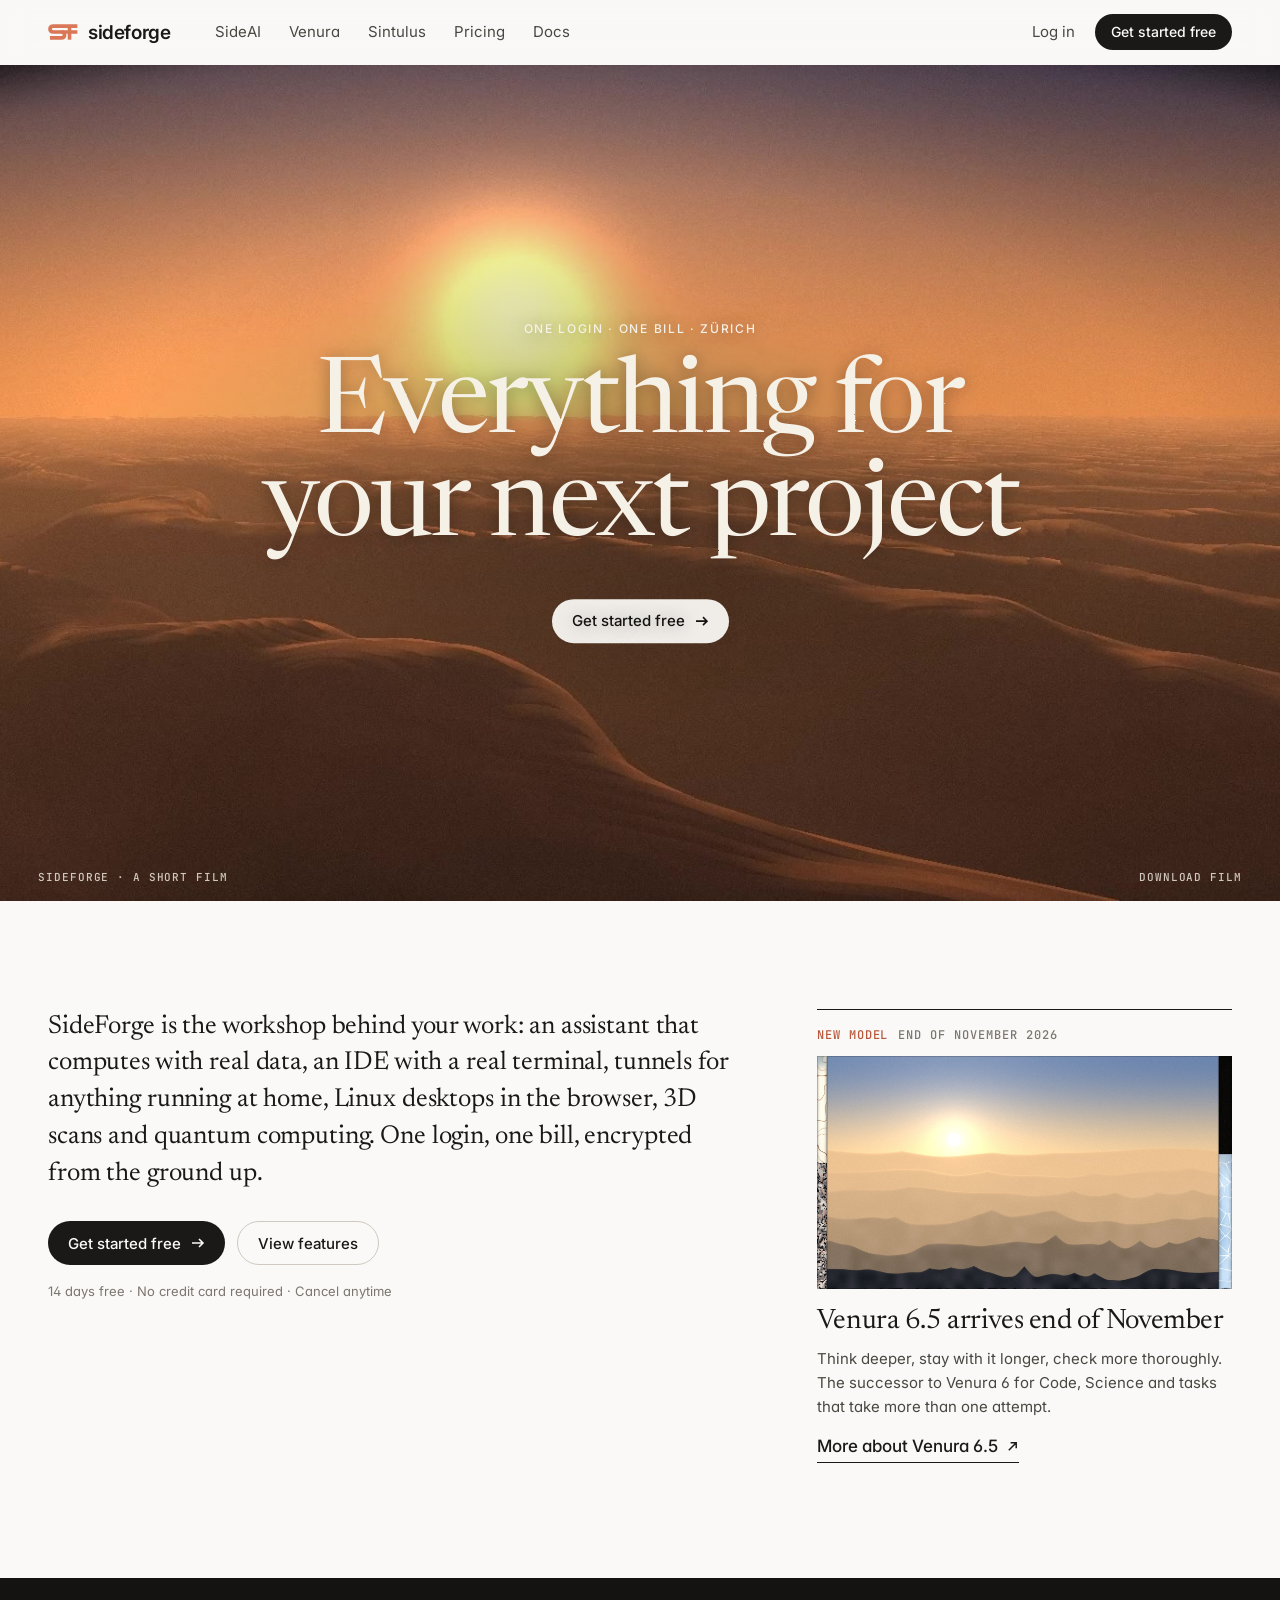
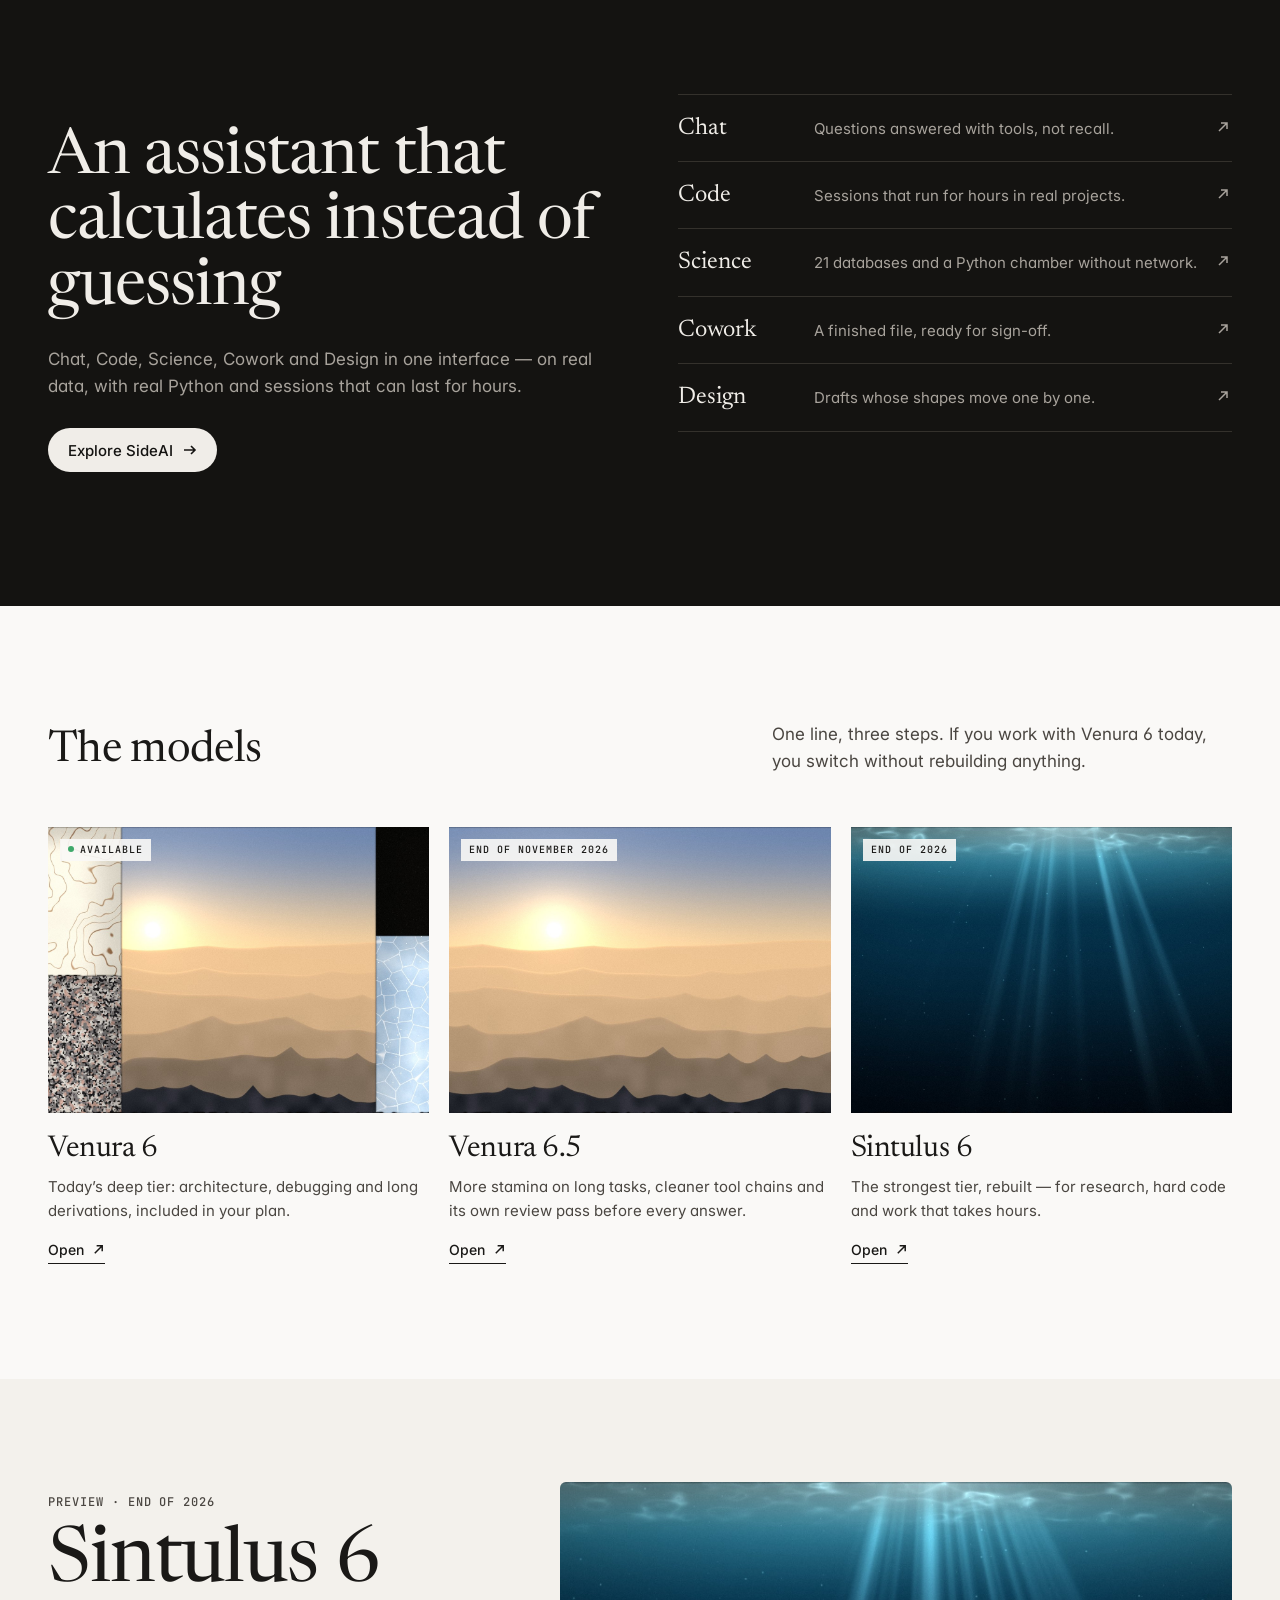
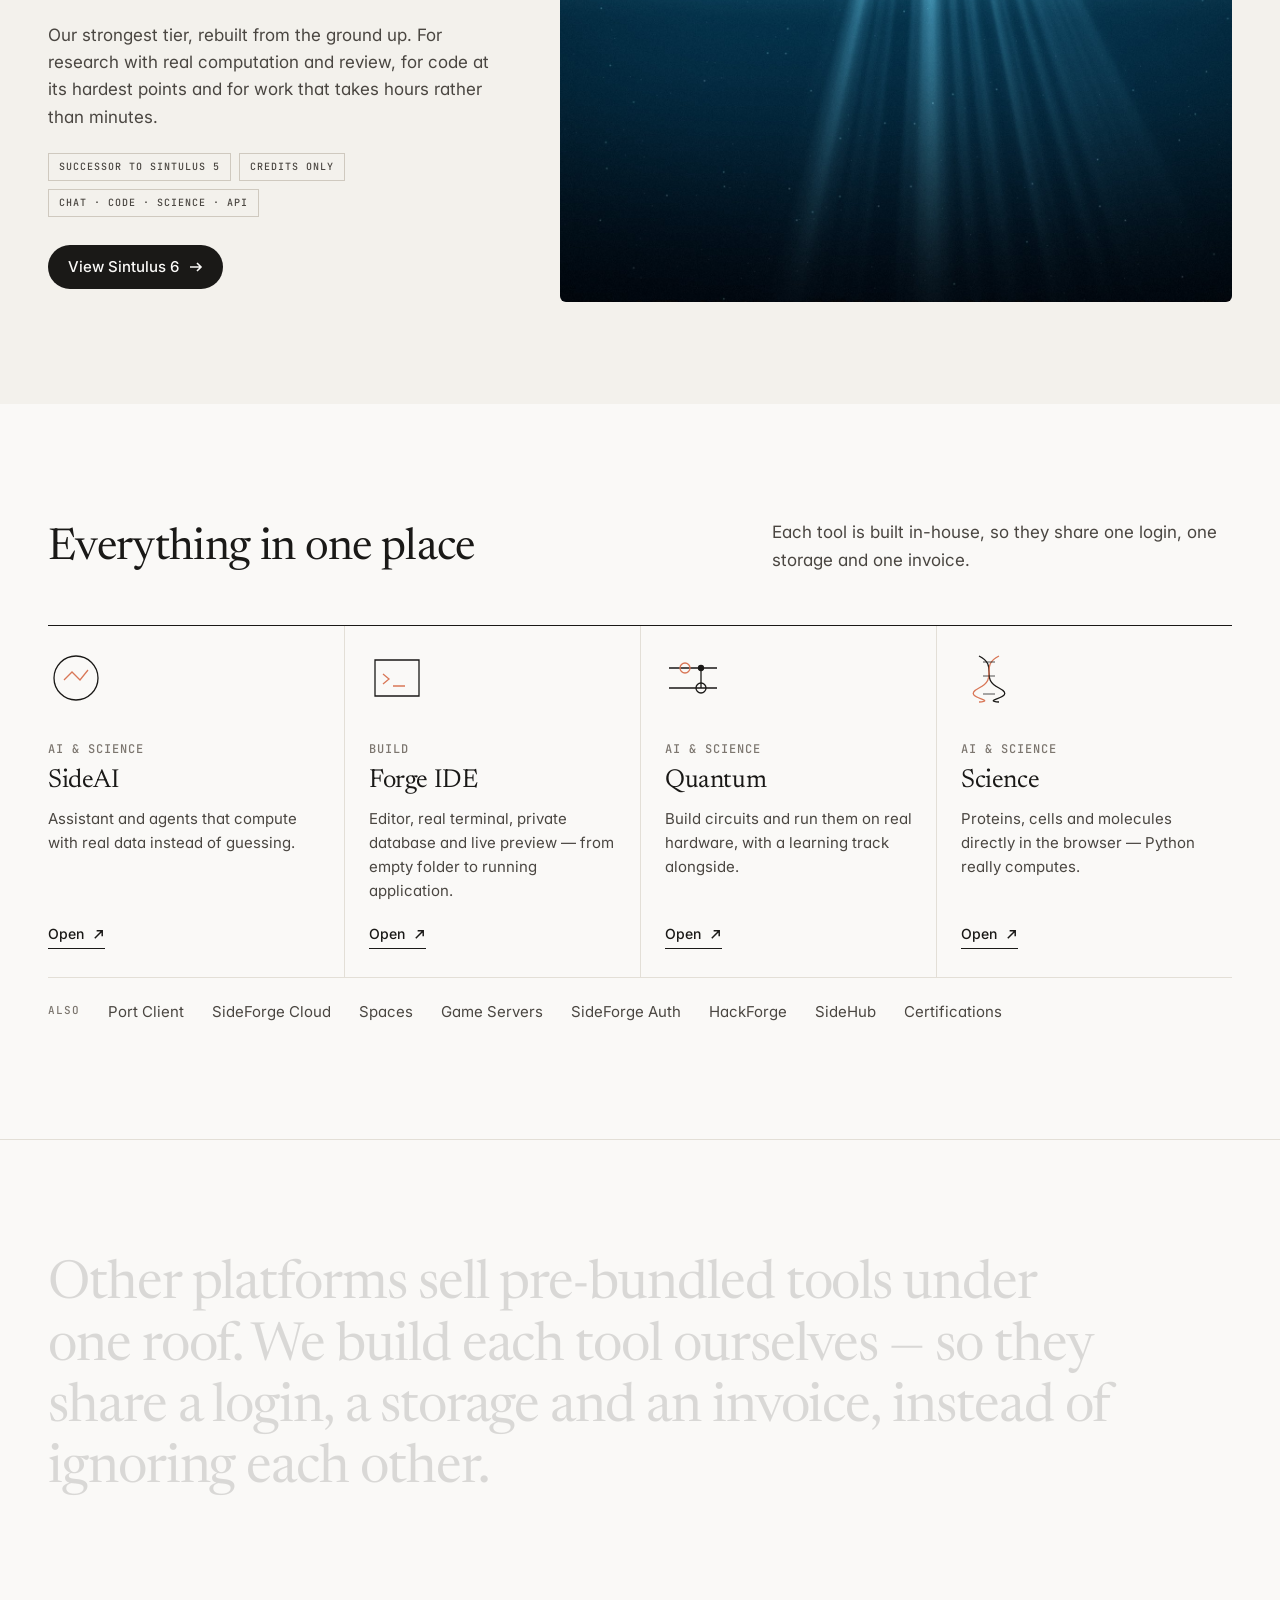
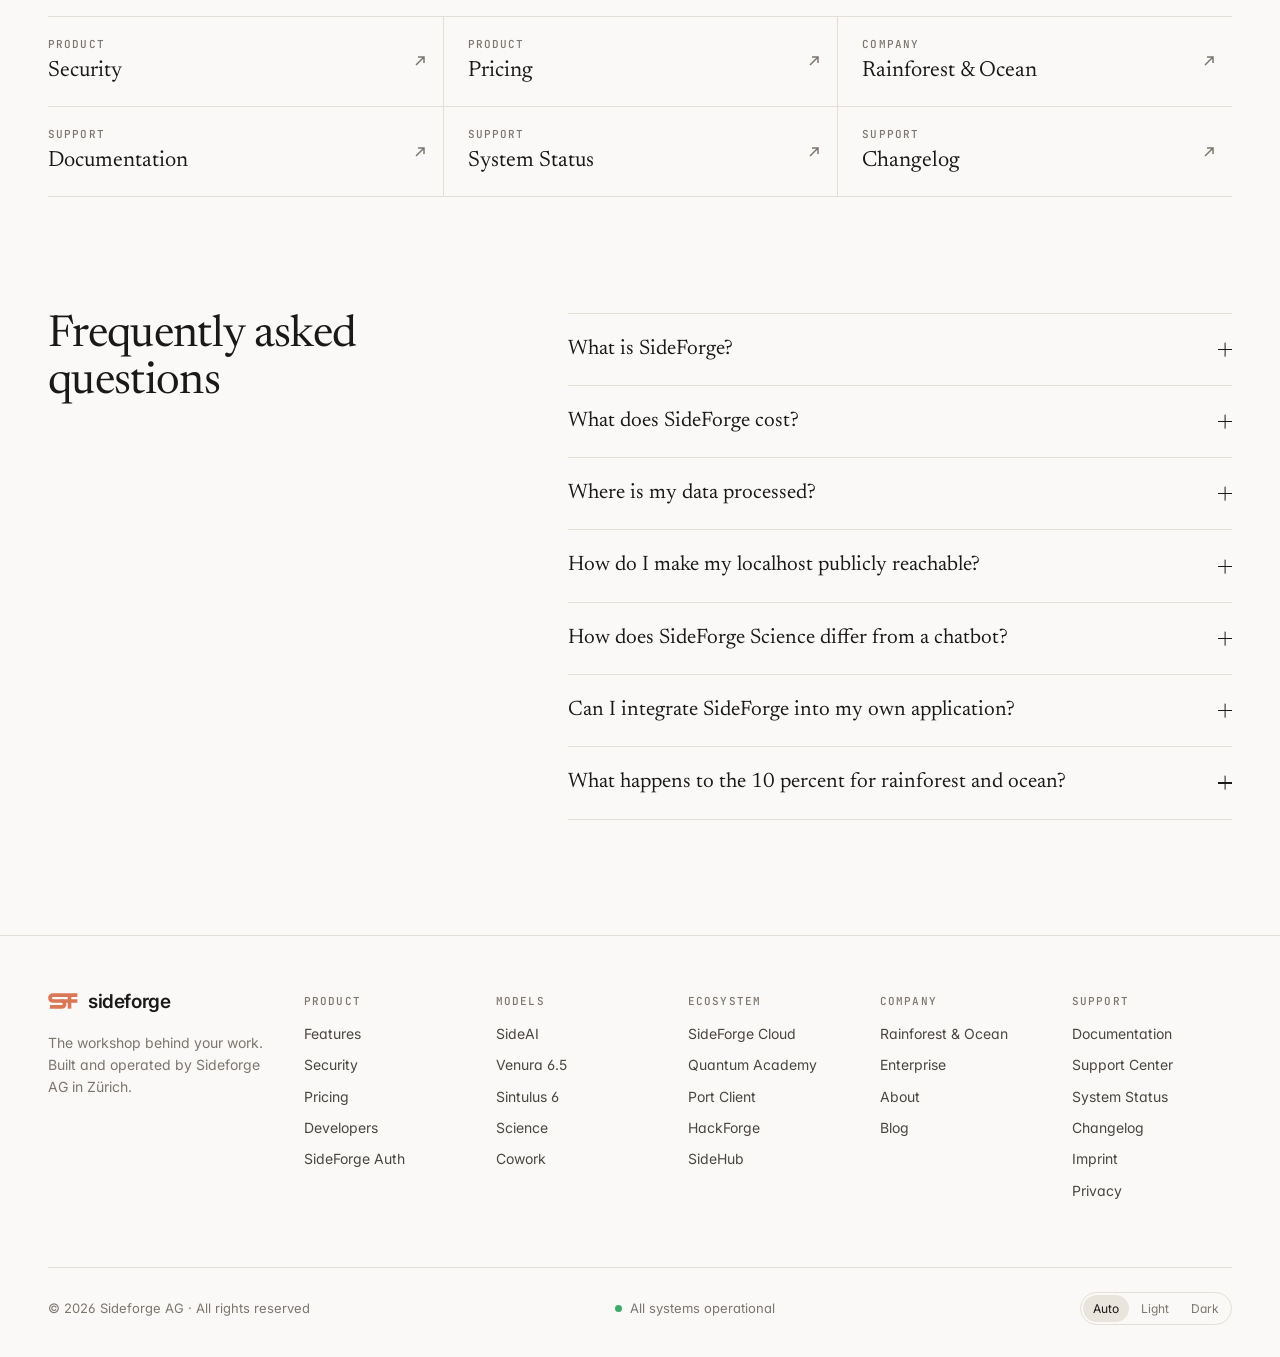
<file: index.html>
<!doctype html>
<html lang="en" class="no-js">
<head>
<meta charset="utf-8">
<meta name="viewport" content="width=device-width, initial-scale=1">
<title>SideForge — the workshop behind your work</title>
<meta name="description" content="An assistant that computes with real data, an IDE with a real terminal, tunnels for anything running at home, Linux desktops in the browser, 3D scans and quantum computing. One login, one bill, encrypted from the ground up.">
<meta property="og:title" content="SideForge — the workshop behind your work">
<meta property="og:description" content="One login, one bill, encrypted from the ground up. Built in Zürich.">
<meta property="og:image" content="assets/video/home-poster.jpg">
<meta name="theme-color" content="#0b0a09">
<link rel="icon" href="assets/img/mark.svg" type="image/svg+xml">
<link rel="preconnect" href="https://fonts.googleapis.com">
<link rel="preconnect" href="https://fonts.gstatic.com" crossorigin>
<link href="https://fonts.googleapis.com/css2?family=Inter:wght@400;500;600&family=JetBrains+Mono:wght@500&family=Newsreader:ital,opsz,wght@0,6..72,400;0,6..72,500;1,6..72,400&display=swap" rel="stylesheet">
<link rel="stylesheet" href="assets/css/site.css">
</head>
<body>
<a class="skip" href="#main">Skip to content</a>

<header class="nav">
  <div class="wrap nav__in">
    <a class="logo" href="./" aria-label="SideForge home">
      <svg viewBox="0 0 92 48" fill="none" aria-hidden="true"><path d="M90 6 L17 6 Q6 6 6 15 Q6 24 17 24 L90 24" stroke="currentColor" stroke-width="11"/><path d="M40 24 Q51 24 51 33 Q51 42 40 42 L6 42" stroke="currentColor" stroke-width="11"/><path d="M66 6 L66 47.5" stroke="currentColor" stroke-width="11"/></svg>
      sideforge
    </a>
    <nav class="nav__links" aria-label="Primary">
      <a href="https://sideforge.ch/en/ai">SideAI</a>
      <a href="venura/">Venura</a>
      <a href="sintulus/">Sintulus</a>
      <a href="https://sideforge.ch/en/pricing">Pricing</a>
      <a href="https://sideforge.ch/docs">Docs</a>
    </nav>
    <div class="nav__right">
      <a class="login" href="https://sideforge.ch/dashboard/ai">Log in</a>
      <a class="btn btn--ink btn--sm" href="https://sideforge.ch/register">Get started free</a>
      <button class="nav__burger" aria-label="Menu" aria-expanded="false"><span></span></button>
    </div>
  </div>
  <div class="nav__sheet"><div class="wrap">
    <a href="https://sideforge.ch/en/ai">SideAI</a><a href="venura/">Venura</a><a href="sintulus/">Sintulus</a><a href="https://sideforge.ch/en/pricing">Pricing</a><a href="https://sideforge.ch/dashboard/ai">Log in</a>
  </div></div>
</header>

<main id="main">
  <section class="lh" aria-labelledby="lh-title">
    <svg width="0" height="0" style="position:absolute" aria-hidden="true"><filter id="lh-ink" x="-4%" y="-15%" width="108%" height="130%"><feTurbulence type="fractalNoise" baseFrequency="1.1" numOctaves="2" seed="7" result="n"/><feDisplacementMap in="SourceGraphic" in2="n" scale="1.4" xChannelSelector="R" yChannelSelector="G"/></filter></svg>
    <video class="lh__video" muted playsinline autoplay preload="auto" poster="assets/video/home-end.jpg" aria-hidden="true"><source src="assets/video/home.mp4" type="video/mp4"></video>
    <div class="lh__shade" aria-hidden="true"></div>
    <div class="lh__set">
      <p class="lh__date">One login · one bill · Zürich</p>
      <h1 class="lh__title" id="lh-title">Everything for<br><span class="w">your next project</span></h1>
      <div class="lh__cta"><a class="btn btn--light" href="https://sideforge.ch/register">Get started free <svg viewBox="0 0 14 14" fill="none" stroke="currentColor" stroke-width="1.6"><path d="M1 7h11M8 3l4 4-4 4"/></svg></a></div>
    </div>
    <div class="lh__foot"><span>SideForge · a short film</span><a href="assets/video/home.mp4" download>Download film</a></div>
  </section>

  <section class="hero">
    <div class="wrap">
      <div class="intro">
        <div>
          <p class="lede rv">SideForge is the workshop behind your work: an assistant that computes with real data, an IDE with a real terminal, tunnels for anything running at home, Linux desktops in the browser, 3D scans and quantum computing. One login, one bill, encrypted from the ground up.</p>
          <div class="intro__cta rv" style="--d:.08s">
            <a class="btn btn--ink" href="https://sideforge.ch/register">Get started free <svg viewBox="0 0 14 14" fill="none" stroke="currentColor" stroke-width="1.6"><path d="M1 7h11M8 3l4 4-4 4"/></svg></a>
            <a class="btn btn--line" href="https://sideforge.ch/en#features">View features</a>
          </div>
          <p class="fine rv" style="--d:.12s">14 days free · No credit card required · Cancel anytime</p>
        </div>
        <a class="news rv" style="--d:.16s" href="venura/">
          <span class="eyebrow"><b>New model</b> End of November 2026</span>
          <img src="assets/video/venura-poster.jpg" alt="" loading="lazy">
          <h3>Venura 6.5 arrives end of November</h3>
          <p>Think deeper, stay with it longer, check more thoroughly. The successor to Venura 6 for Code, Science and tasks that take more than one attempt.</p>
          <span class="link-arrow">More about Venura 6.5 <svg viewBox="0 0 14 14" fill="none" stroke="currentColor" stroke-width="1.6"><path d="M3 11 11 3M5 3h6v6"/></svg></span>
        </a>
      </div>
    </div>
  </section>

  <section class="band dark" style="margin-top:clamp(72px,9vw,128px)">
    <div class="wrap ai">
      <div>
        <p class="eyebrow rv">SideAI</p>
        <h2 class="rv" style="--d:.06s">An assistant that calculates instead of guessing</h2>
        <p class="rv" style="--d:.1s">Chat, Code, Science, Cowork and Design in one interface — on real data, with real Python and sessions that can last for hours.</p>
        <p class="rv" style="--d:.14s;margin-top:28px"><a class="btn btn--light" href="https://sideforge.ch/en/ai">Explore SideAI <svg viewBox="0 0 14 14" fill="none" stroke="currentColor" stroke-width="1.6"><path d="M1 7h11M8 3l4 4-4 4"/></svg></a></p>
      </div>
      <ul class="ai__list rv" style="--d:.1s">
        <li><a href="https://sideforge.ch/en/ai"><b>Chat</b><span>Questions answered with tools, not recall.</span><svg viewBox="0 0 14 14" fill="none" stroke="currentColor" stroke-width="1.5"><path d="M3 11 11 3M5 3h6v6"/></svg></a></li>
        <li><a href="https://sideforge.ch/en/code"><b>Code</b><span>Sessions that run for hours in real projects.</span><svg viewBox="0 0 14 14" fill="none" stroke="currentColor" stroke-width="1.5"><path d="M3 11 11 3M5 3h6v6"/></svg></a></li>
        <li><a href="https://sideforge.ch/en/science"><b>Science</b><span>21 databases and a Python chamber without network.</span><svg viewBox="0 0 14 14" fill="none" stroke="currentColor" stroke-width="1.5"><path d="M3 11 11 3M5 3h6v6"/></svg></a></li>
        <li><a href="https://sideforge.ch/en/cowork"><b>Cowork</b><span>A finished file, ready for sign-off.</span><svg viewBox="0 0 14 14" fill="none" stroke="currentColor" stroke-width="1.5"><path d="M3 11 11 3M5 3h6v6"/></svg></a></li>
        <li><a href="https://sideforge.ch/en/design"><b>Design</b><span>Drafts whose shapes move one by one.</span><svg viewBox="0 0 14 14" fill="none" stroke="currentColor" stroke-width="1.5"><path d="M3 11 11 3M5 3h6v6"/></svg></a></li>
      </ul>
    </div>
  </section>

  <section class="band">
    <div class="wrap">
      <div class="sec-head">
        <h2 class="rv">The models</h2>
        <p class="rv" style="--d:.06s">One line, three steps. If you work with Venura 6 today, you switch without rebuilding anything.</p>
      </div>
      <div class="models">
        <a class="model rv" href="https://sideforge.ch/en/ai">
          <div class="model__img"><img src="assets/video/venura6.jpg" alt="" loading="lazy"><span class="tag is-live">Available</span></div>
          <h3>Venura 6</h3>
          <p>Today’s deep tier: architecture, debugging and long derivations, included in your plan.</p>
          <span class="link-arrow">Open <svg viewBox="0 0 14 14" fill="none" stroke="currentColor" stroke-width="1.6"><path d="M3 11 11 3M5 3h6v6"/></svg></span>
        </a>
        <a class="model rv" style="--d:.08s" href="venura/">
          <div class="model__img"><img src="assets/video/venura-scan.jpg" alt="" loading="lazy"><span class="tag">End of November 2026</span></div>
          <h3>Venura 6.5</h3>
          <p>More stamina on long tasks, cleaner tool chains and its own review pass before every answer.</p>
          <span class="link-arrow">Open <svg viewBox="0 0 14 14" fill="none" stroke="currentColor" stroke-width="1.6"><path d="M3 11 11 3M5 3h6v6"/></svg></span>
        </a>
        <a class="model rv" style="--d:.16s" href="sintulus/">
          <div class="model__img"><img src="assets/video/sintulus-poster.jpg" alt="" loading="lazy"><span class="tag">End of 2026</span></div>
          <h3>Sintulus 6</h3>
          <p>The strongest tier, rebuilt — for research, hard code and work that takes hours.</p>
          <span class="link-arrow">Open <svg viewBox="0 0 14 14" fill="none" stroke="currentColor" stroke-width="1.6"><path d="M3 11 11 3M5 3h6v6"/></svg></span>
        </a>
      </div>
    </div>
  </section>

  <section class="feature">
    <div class="wrap">
      <div class="feature__in">
        <p class="eyebrow rv">Preview · End of 2026</p>
        <h2 class="rv" style="--d:.06s">Sintulus 6</h2>
        <p class="rv" style="--d:.1s">Our strongest tier, rebuilt from the ground up. For research with real computation and review, for code at its hardest points and for work that takes hours rather than minutes.</p>
        <div class="chips rv" style="--d:.14s"><span>Successor to Sintulus 5</span><span>Credits only</span><span>Chat · Code · Science · API</span></div>
        <a class="btn btn--ink rv" style="--d:.18s" href="sintulus/">View Sintulus 6 <svg viewBox="0 0 14 14" fill="none" stroke="currentColor" stroke-width="1.6"><path d="M1 7h11M8 3l4 4-4 4"/></svg></a>
      </div>
      <img class="feature__img rv" style="--d:.1s" src="assets/video/sintulus-3d.jpg" alt="A caffeine molecule rendered in 3D inside SideForge Science" loading="lazy">
    </div>
  </section>

  <section class="band" id="features">
    <div class="wrap">
      <div class="sec-head">
        <h2 class="rv">Everything in one place</h2>
        <p class="rv" style="--d:.06s">Each tool is built in-house, so they share one login, one storage and one invoice.</p>
      </div>
      <div class="tools">
        <a class="tool" href="https://sideforge.ch/en/ai">
          <svg viewBox="0 0 56 56" fill="none" stroke="currentColor" stroke-width="1.3" aria-hidden="true"><circle data-draw cx="28" cy="28" r="22"/><path data-draw class="acc" style="--dd:.4s" d="M16 30 L24 22 L32 30 L40 20"/></svg>
          <span class="eyebrow">AI &amp; Science</span>
          <h3>SideAI</h3>
          <p>Assistant and agents that compute with real data instead of guessing.</p>
          <span class="link-arrow">Open <svg viewBox="0 0 14 14" fill="none" stroke="currentColor" stroke-width="1.6"><path d="M3 11 11 3M5 3h6v6"/></svg></span>
        </a>
        <a class="tool" href="https://sideforge.ch/en/code">
          <svg viewBox="0 0 56 56" fill="none" stroke="currentColor" stroke-width="1.3" aria-hidden="true"><rect data-draw x="6" y="10" width="44" height="36"/><path data-draw class="acc" style="--dd:.4s" d="M14 24 L20 29 L14 34 M24 36 H 36"/></svg>
          <span class="eyebrow">Build</span>
          <h3>Forge IDE</h3>
          <p>Editor, real terminal, private database and live preview — from empty folder to running application.</p>
          <span class="link-arrow">Open <svg viewBox="0 0 14 14" fill="none" stroke="currentColor" stroke-width="1.6"><path d="M3 11 11 3M5 3h6v6"/></svg></span>
        </a>
        <a class="tool" href="https://quantum.sideforge.ch">
          <svg viewBox="0 0 56 56" fill="none" stroke="currentColor" stroke-width="1.3" aria-hidden="true"><path data-draw d="M4 18 H 52 M4 38 H 52"/><circle data-draw class="acc" style="--dd:.3s" cx="20" cy="18" r="5"/><path data-draw style="--dd:.5s" d="M36 18 V 38"/><circle cx="36" cy="18" r="2.5" fill="currentColor"/><circle data-draw style="--dd:.6s" cx="36" cy="38" r="5"/></svg>
          <span class="eyebrow">AI &amp; Science</span>
          <h3>Quantum</h3>
          <p>Build circuits and run them on real hardware, with a learning track alongside.</p>
          <span class="link-arrow">Open <svg viewBox="0 0 14 14" fill="none" stroke="currentColor" stroke-width="1.6"><path d="M3 11 11 3M5 3h6v6"/></svg></span>
        </a>
        <a class="tool" href="https://sideforge.ch/en/science">
          <svg viewBox="0 0 56 56" fill="none" stroke="currentColor" stroke-width="1.3" aria-hidden="true"><path data-draw d="M18 6 C 38 16, 18 28, 38 38 S 18 50, 38 52"/><path data-draw class="acc" style="--dd:.4s" d="M38 6 C 18 16, 38 28, 18 38 S 38 50, 18 52"/><path d="M22 12 H 34 M22 26 H 34 M22 44 H 34" opacity=".5"/></svg>
          <span class="eyebrow">AI &amp; Science</span>
          <h3>Science</h3>
          <p>Proteins, cells and molecules directly in the browser — Python really computes.</p>
          <span class="link-arrow">Open <svg viewBox="0 0 14 14" fill="none" stroke="currentColor" stroke-width="1.6"><path d="M3 11 11 3M5 3h6v6"/></svg></span>
        </a>
      </div>
      <div class="more rv">
        <span>Also</span>
        <a href="https://sideforge.ch/en/tunnels">Port Client</a>
        <a href="https://cloud.sideforge.ch/cloud">SideForge Cloud</a>
        <a href="https://sideforge.ch/en/spaces">Spaces</a>
        <a href="https://sideforge.ch/en/game-server">Game Servers</a>
        <a href="https://sideforge.ch/en/auth">SideForge Auth</a>
        <a href="https://sideforge.ch/hackforge">HackForge</a>
        <a href="https://sideforge.ch/sidehub">SideHub</a>
        <a href="https://sideforge.ch/en/certifications">Certifications</a>
      </div>
    </div>
  </section>

  <section class="band band--rule">
    <div class="wrap">
      <p class="statement" data-words>Other platforms sell pre-bundled tools under one roof. We build each tool ourselves — so they share a login, a storage and an invoice, instead of ignoring each other.</p>
    </div>
  </section>

  <section class="wrap">
    <nav class="quick rv" aria-label="More">
      <a href="https://sideforge.ch/en/security"><span><small>Product</small>Security</span><svg viewBox="0 0 14 14" fill="none" stroke="currentColor" stroke-width="1.5"><path d="M3 11 11 3M5 3h6v6"/></svg></a>
      <a href="https://sideforge.ch/en/pricing"><span><small>Product</small>Pricing</span><svg viewBox="0 0 14 14" fill="none" stroke="currentColor" stroke-width="1.5"><path d="M3 11 11 3M5 3h6v6"/></svg></a>
      <a href="https://sideforge.ch/en/impact"><span><small>Company</small>Rainforest &amp; Ocean</span><svg viewBox="0 0 14 14" fill="none" stroke="currentColor" stroke-width="1.5"><path d="M3 11 11 3M5 3h6v6"/></svg></a>
      <a href="https://sideforge.ch/docs"><span><small>Support</small>Documentation</span><svg viewBox="0 0 14 14" fill="none" stroke="currentColor" stroke-width="1.5"><path d="M3 11 11 3M5 3h6v6"/></svg></a>
      <a href="https://sideforge.ch/en/status"><span><small>Support</small>System Status</span><svg viewBox="0 0 14 14" fill="none" stroke="currentColor" stroke-width="1.5"><path d="M3 11 11 3M5 3h6v6"/></svg></a>
      <a href="https://sideforge.ch/en/changelog"><span><small>Support</small>Changelog</span><svg viewBox="0 0 14 14" fill="none" stroke="currentColor" stroke-width="1.5"><path d="M3 11 11 3M5 3h6v6"/></svg></a>
    </nav>
  </section>

  <section class="band">
    <div class="wrap faq-grid">
      <div>
        <h2 class="rv">Frequently asked questions</h2>
      </div>
      <div class="faq rv">
        <details><summary>What is SideForge?<i></i></summary><div class="a"><p>SideForge is a Swiss platform that bundles infrastructure tools for developers, teams and learners under a single account: encrypted port tunnels and an edge network, cloud infrastructure, VM and game server hosting, an AI assistant with a scientific work environment, a quantum lab, a login service for external apps, and cloud storage with a public interface.</p></div></details>
        <details><summary>What does SideForge cost?<i></i></summary><div class="a"><p>The Starter plan is permanently free and requires no credit card. Professional and Enterprise are billed monthly and can be cancelled at any time. Students receive two years of Professional for free after verification.</p></div></details>
        <details><summary>Where is my data processed?<i></i></summary><div class="a"><p>By default in data centres in Switzerland and the European Union. Every proxied request is encrypted with AES-256-GCM, the connection runs over TLS 1.3. The operator is Sideforge AG, headquartered in Zürich.</p></div></details>
        <details><summary>How do I make my localhost publicly reachable?<i></i></summary><div class="a"><p>With Port Hosting: install the client, specify the local port, done. The service is then reachable via encryption on its own subdomain at sideforge.ch — without port forwarding on the router and without a static IP address.</p></div></details>
        <details><summary>How does SideForge Science differ from a chatbot?<i></i></summary><div class="a"><p>The numbers either come from one of 21 specialist databases or from a Python calculation that actually ran in an isolated container. Next to each figure it says which of the two it is. A language model that recalls atom coordinates from memory is often wrong in the later decimal places — and you can’t tell from the figure.</p></div></details>
        <details><summary>Can I integrate SideForge into my own application?<i></i></summary><div class="a"><p>Yes. “Sign in with SideForge” is an OAuth 2.0 login service like GitHub’s, the cloud offers a REST interface, and the AI is reachable via an OpenAI-compatible interface. The keys for all products are located in one place in the developer console.</p></div></details>
        <details><summary>What happens to the 10 percent for rainforest and ocean?<i></i></summary><div class="a"><p>One tenth of every revenue is forwarded immediately upon payment — not calculated at year-end. The actual amounts transferred and the recipient organisations are openly listed on the “Rainforest &amp; Ocean” page.</p></div></details>
      </div>
    </div>
  </section>
</main>

<footer class="foot" style="margin-top:0">
  <div class="wrap">
    <div class="foot__grid">
      <div class="foot__brand">
        <a class="logo" href="./"><svg viewBox="0 0 92 48" fill="none" aria-hidden="true"><path d="M90 6 L17 6 Q6 6 6 15 Q6 24 17 24 L90 24" stroke="currentColor" stroke-width="11"/><path d="M40 24 Q51 24 51 33 Q51 42 40 42 L6 42" stroke="currentColor" stroke-width="11"/><path d="M66 6 L66 47.5" stroke="currentColor" stroke-width="11"/></svg>sideforge</a>
        <p>The workshop behind your work. Built and operated by Sideforge AG in Zürich.</p>
      </div>
      <div><h4>Product</h4><ul><li><a href="https://sideforge.ch/en#features">Features</a></li><li><a href="https://sideforge.ch/en/security">Security</a></li><li><a href="https://sideforge.ch/en/pricing">Pricing</a></li><li><a href="https://sideforge.ch/en/developers">Developers</a></li><li><a href="https://sideforge.ch/en/auth">SideForge Auth</a></li></ul></div>
      <div><h4>Models</h4><ul><li><a href="https://sideforge.ch/en/ai">SideAI</a></li><li><a href="venura/">Venura 6.5</a></li><li><a href="sintulus/">Sintulus 6</a></li><li><a href="https://sideforge.ch/en/science">Science</a></li><li><a href="https://sideforge.ch/en/cowork">Cowork</a></li></ul></div>
      <div><h4>Ecosystem</h4><ul><li><a href="https://cloud.sideforge.ch/cloud">SideForge Cloud</a></li><li><a href="https://quantum.sideforge.ch">Quantum Academy</a></li><li><a href="https://sideforge.ch/en/tunnels">Port Client</a></li><li><a href="https://sideforge.ch/hackforge">HackForge</a></li><li><a href="https://sideforge.ch/sidehub">SideHub</a></li></ul></div>
      <div><h4>Company</h4><ul><li><a href="https://sideforge.ch/en/impact">Rainforest &amp; Ocean</a></li><li><a href="https://sideforge.ch/en/enterprise">Enterprise</a></li><li><a href="https://sideforge.ch/en/about">About</a></li><li><a href="https://sideforge.ch/blog">Blog</a></li></ul></div>
      <div><h4>Support</h4><ul><li><a href="https://sideforge.ch/docs">Documentation</a></li><li><a href="https://sideforge.ch/en/support">Support Center</a></li><li><a href="https://sideforge.ch/en/status">System Status</a></li><li><a href="https://sideforge.ch/en/changelog">Changelog</a></li><li><a href="https://sideforge.ch/en/impressum">Imprint</a></li><li><a href="https://sideforge.ch/en/datenschutz">Privacy</a></li></ul></div>
    </div>
    <div class="foot__base">
      <span>© <span data-year>2026</span> Sideforge AG · All rights reserved</span>
      <span class="status">All systems operational</span>
      <span class="theme" role="group" aria-label="Theme"><button data-v="auto">Auto</button><button data-v="light">Light</button><button data-v="dark">Dark</button></span>
    </div>
  </div>
</footer>

<script src="assets/js/lh.js"></script>
<script src="assets/js/site.js"></script>
<script>
  /* once the title is set, the last words turn over every few seconds */
  (function () {
    var w = document.querySelector(".lh__title .w"), hero = document.querySelector(".lh");
    if (!w || matchMedia("(prefers-reduced-motion: reduce)").matches) return;
    var words = ["your next project", "your research", "your services", "your team"], i = 0;
    setInterval(function () {
      if (!hero.classList.contains("is-set") || document.hidden) return;
      i = (i + 1) % words.length;
      w.classList.add("is-swap");
      setTimeout(function () { w.textContent = words[i]; w.classList.remove("is-swap"); }, 320);
    }, 3200);
  })();
</script>
</body>
</html>
</file>
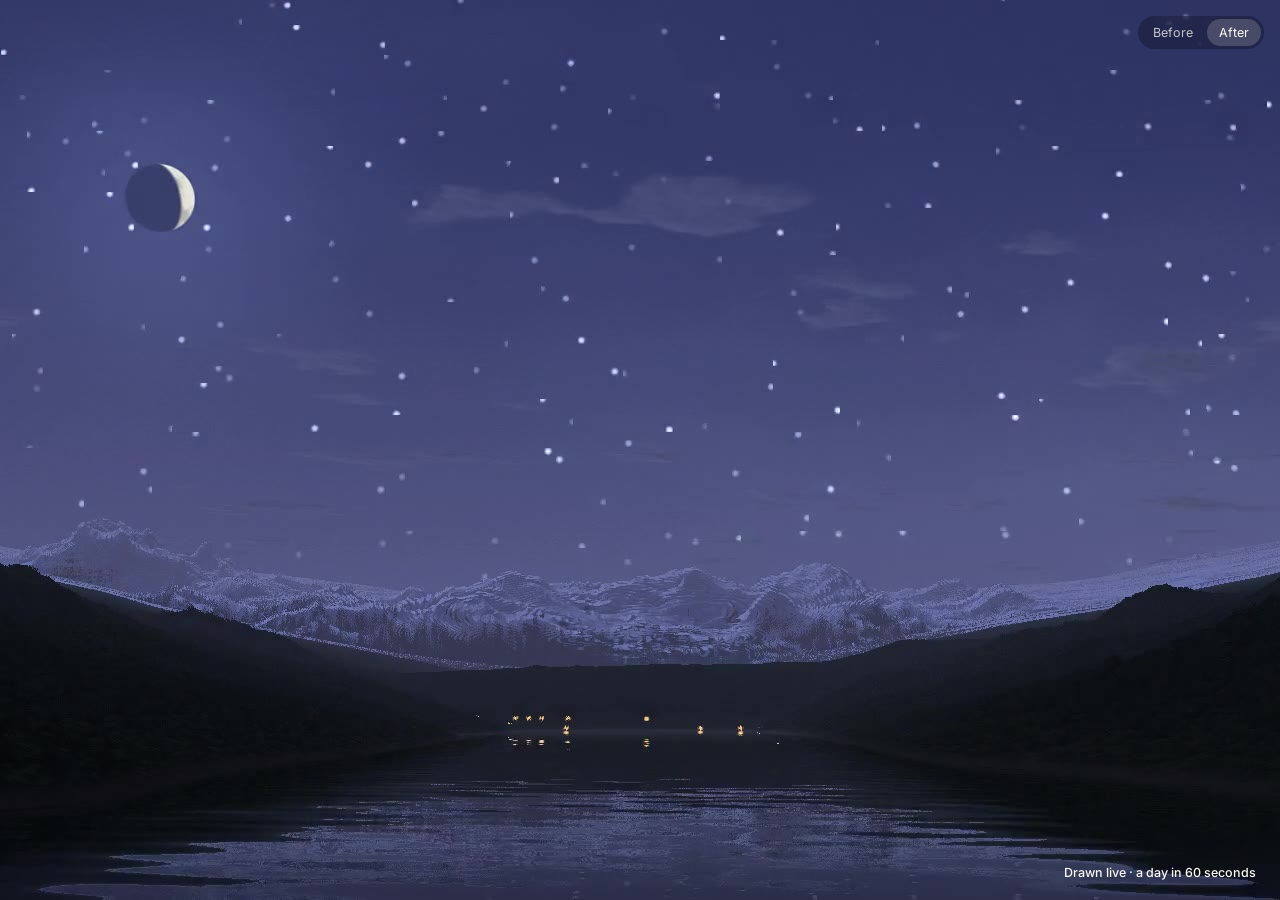
<file: ai/index.html>
<!doctype html>
<html lang="en">
<head>
<meta charset="utf-8">
<meta name="viewport" content="width=device-width, initial-scale=1">
<title>SideAI hero — film</title>
<meta name="description" content="Before/after preview of the SideAI hero: the live lake scene and the new short film.">
<link rel="icon" href="../assets/img/mark.svg" type="image/svg+xml">
<link rel="preconnect" href="https://fonts.googleapis.com">
<link rel="preconnect" href="https://fonts.gstatic.com" crossorigin>
<link href="https://fonts.googleapis.com/css2?family=Inter:wght@500&family=Newsreader:opsz,wght@6..72,400;6..72,500&display=swap" rel="stylesheet">
<style>
  :root { --paper: #FAF9F5; }
  * { box-sizing: border-box; }
  html, body { margin: 0; background: #4D76B8; color: var(--paper); font-family: Inter, system-ui, sans-serif; }
  header { position: relative; isolation: isolate; height: 100svh; min-height: 620px; overflow: hidden; background: #4D76B8; }
  canvas { position: absolute; inset: 0; width: 100%; height: 100%; opacity: 0; transition: opacity .7s; }
  canvas.on { opacity: 1; }
  video.film { position: absolute; inset: 0; width: 100%; height: 100%; object-fit: cover; background: #050505; display: none; }
  header.is-new video.film { display: block; }
  header.is-new canvas, header.is-new .ui { display: none; }
  header.is-new .copy { opacity: 0; transition: opacity 1.1s ease; }
  header.is-new.is-set .copy { opacity: 1; }
  .copy { position: relative; z-index: 1; height: 100%; display: flex; flex-direction: column; align-items: center; justify-content: center; padding: 64px 16px 20svh; text-shadow: 0 1px 14px rgba(18,22,52,.22); }
  .date { margin: 0 0 24px; font-size: 14px; font-weight: 500; letter-spacing: .12em; text-transform: uppercase; }
  h1 { margin: 0; display: flex; flex-direction: column; white-space: nowrap; font: 500 clamp(34px, 5vw, 68px)/1.1 Newsreader, Georgia, serif; letter-spacing: -.01em; }
  h1 span:first-child { align-self: flex-start; } h1 span:first-child i { font-style: normal; font-weight: 400; }
  h1 span:last-child { align-self: flex-end; padding-left: 2.25em; }
  nav { margin-top: 64px; width: 100%; max-width: 405px; font: 400 15px/26px Newsreader, Georgia, serif; }
  nav ol { list-style: none; margin: 0; padding: 0; }
  nav a { display: flex; align-items: baseline; gap: 6px; color: inherit; text-decoration: none; }
  nav a b { font-weight: 400; font-size: 13px; flex: none; } nav a i { flex: 1; overflow: hidden; white-space: nowrap; opacity: .8; font-style: normal; } nav a span { flex: none; }
  .ui { position: absolute; left: 20px; bottom: 20px; z-index: 2; display: flex; align-items: center; gap: 9px; }
  .ui button { width: 22px; height: 22px; padding: 0; border: 0; border-radius: 50%; background: none; display: grid; place-items: center; cursor: pointer; color: var(--paper); }
  .ui .dot span { display: block; width: 16px; height: 16px; border-radius: 50%; box-shadow: inset 0 0 0 1px rgba(250,249,245,.55); transform: scale(.86); transition: transform .3s, box-shadow .3s; }
  .ui .dot[aria-pressed="true"] span { transform: scale(1); }
  .ui svg { width: 14px; height: 14px; }
  .credit { position: absolute; right: 24px; bottom: 20px; z-index: 2; margin: 0; font-size: 12.5px; font-weight: 500; }
  .ab { position: absolute; top: 16px; right: 16px; z-index: 3; display: flex; gap: 2px; padding: 3px; border-radius: 999px; background: rgba(12,14,30,.35); backdrop-filter: blur(8px); -webkit-backdrop-filter: blur(8px); font-size: 12.5px; }
  .ab button { border: 0; border-radius: 999px; padding: 6px 12px; background: none; color: var(--paper); font: inherit; cursor: pointer; opacity: .75; }
  .ab button[aria-pressed="true"] { background: rgba(250,249,245,.18); opacity: 1; }
  @media (max-width: 640px) { .credit { display: none; } h1 span:last-child { padding-left: 1.1em; } nav { margin-top: 48px; font-size: 14px; } }
</style>
</head>
<body>
<header>
  <canvas aria-hidden="true"></canvas>
  <video class="film" muted playsinline autoplay preload="auto" poster="../assets/video/ai-end.jpg" aria-hidden="true"><source src="../assets/video/ai.mp4" type="video/mp4"></video>
  <div class="ab" role="group" aria-label="Compare">
    <button type="button" data-v="old" aria-pressed="false">Before</button>
    <button type="button" data-v="new" aria-pressed="true">After</button>
  </div>
  <div class="copy">
    <p class="date">September 2026</p>
    <h1><span><i>Side</i>AI</span><span>and Sintulus 5</span></h1>
    <nav aria-label="Contents"><ol>
      <li><a href="https://sideforge.ch/en/ai#einfuehrung"><b>[1]</b><i>................................................................................................................................................................</i><span>Introduction</span></a></li>
      <li><a href="https://sideforge.ch/en/ai#stufen"><b>[2]</b><i>................................................................................................................................................................</i><span>Four tiers, one bill</span></a></li>
      <li><a href="https://sideforge.ch/en/ai#wissenschaft"><b>[3]</b><i>................................................................................................................................................................</i><span>Scientific work</span></a></li>
      <li><a href="https://sideforge.ch/en/ai#sicherheit"><b>[4]</b><i>................................................................................................................................................................</i><span>Safety and limits</span></a></li>
      <li><a href="https://sideforge.ch/en/ai#sintulus"><b>[5]</b><i>................................................................................................................................................................</i><span>Sintulus 5</span></a></li>
    </ol></nav>
  </div>
  <div class="ui" role="group" aria-label="Time of day">
    <button class="dot" type="button" title="Morning" aria-label="Morning" aria-pressed="false"><span style="background:#B8A6CC"></span></button>
    <button class="dot" type="button" title="Day" aria-label="Day" aria-pressed="false"><span style="background:#6F92C9"></span></button>
    <button class="dot" type="button" title="Evening" aria-label="Evening" aria-pressed="false"><span style="background:#C9806A"></span></button>
    <button class="dot" type="button" title="Night" aria-label="Night" aria-pressed="false"><span style="background:#27305F"></span></button>
    <button class="pp" type="button" aria-label="Pause" title="Pause">
      <svg class="i-pause" viewBox="0 0 12 12" fill="currentColor"><rect x="2" y="1" width="3" height="10"/><rect x="7" y="1" width="3" height="10"/></svg>
      <svg class="i-play" viewBox="0 0 12 12" fill="currentColor" style="display:none"><path d="M2.5 1 L11 6 L2.5 11 Z"/></svg>
    </button>
  </div>
  <p class="credit">Drawn live · a day in 60 seconds</p>
</header>

<script src="lake-original.js"></script>
<script>
/* Same driver as the React hero on /en/ai: four palettes blended over a 60 s loop,
   the sun's path, the moon, misc/life switches. Only the fragment shader differs. */
(function () {
  var q = new URLSearchParams(location.search);
  var capture = q.has("capture");
  var VERT = "attribute vec2 aPos;\nvarying vec2 vUv;\nvoid main() { vUv = aPos * 0.5 + 0.5; gl_Position = vec4(aPos, 0.0, 1.0); }";
  var KEYS = ["skyTop", "skyHor", "sunCol", "cloud", "far", "snowLit", "snowShade", "mid", "hills", "shore", "fog"];
  var hex = function (h) { return [1, 3, 5].map(function (i) { return parseInt(h.slice(i, i + 2), 16) / 255; }); };
  var P = [
    { skyTop: "#7E7DB8", skyHor: "#EDC2A8", sunCol: "#FFE6C6", cloud: "#F4D2C4", far: "#978CBC", snowLit: "#FBE4D8", snowShade: "#B2A6CB", mid: "#76699E", hills: "#4B4769", shore: "#34304C", fog: "#EAC8BF", misc: [0, .55, .35, .8], life: [1, 1, 0, 0] },
    { skyTop: "#4D76B8", skyHor: "#9CB6DA", sunCol: "#FBF4DE", cloud: "#F3F1EB", far: "#7D8EC0", snowLit: "#F6F4EF", snowShade: "#B3BEDA", mid: "#5C6DA0", hills: "#3D5A4E", shore: "#2C3B33", fog: "#CBD7EA", misc: [0, .45, .3, .9], life: [1, 1, 0, 0] },
    { skyTop: "#5E4F8C", skyHor: "#E3885E", sunCol: "#FFD4A0", cloud: "#F0A988", far: "#7A5A89", snowLit: "#F7C6A5", snowShade: "#9A7A9E", mid: "#5A466E", hills: "#3B3250", shore: "#2A2438", fog: "#E6A188", misc: [.2, .5, .35, .85], life: [1, 1, .3, 0] },
    { skyTop: "#1B2150", skyHor: "#3D4886", sunCol: "#FFD4A0", cloud: "#39447A", far: "#35407A", snowLit: "#AEB7DA", snowShade: "#56608F", mid: "#29316A", hills: "#1C2346", shore: "#131832", fog: "#4A5690", misc: [1, .35, .4, .55], life: [0, 1, 1, 1] }
  ].map(function (e) { var t = { misc: e.misc, life: e.life }; KEYS.forEach(function (k) { t[k] = hex(e[k]); }); return t; });
  var ss = function (a, b, x) { var i = Math.min(1, Math.max(0, (x - a) / (b - a))); return i * i * (3 - 2 * i); };
  function state(t) {
    var k = Math.floor(t / 15) % 4, f = ss(11, 15, t - 15 * k), A = P[k], B = P[(k + 1) % 4];
    var lerp = function (a, b) { return a.map(function (v, i) { return v + (b[i] - v) * f; }); };
    var c = {}; KEYS.forEach(function (key) { c[key] = lerp(A[key], B[key]); });
    var n = ((t % 60) + 60) % 60 / 42;
    return {
      colors: c,
      sun: n <= 1 ? [-0.4 + 0.76 * Math.pow(n, 1.35), -0.2 + 0.52 * Math.pow(Math.sin(Math.PI * n), 0.75), 0.052 + 0.02 * (1 - Math.sin(Math.PI * n)), 1] : [0.4, -0.4, 0.06, 0],
      moon: [-0.3, 0.28, 0.048, Math.max(ss(41, 46, t), 1 - ss(0.5, 4, t))],
      misc: lerp(A.misc, B.misc), life: lerp(A.life, B.life)
    };
  }

  var canvas = document.querySelector("canvas");
  var gl = canvas.getContext("webgl", { antialias: false, alpha: false, depth: false, stencil: false, premultipliedAlpha: false, preserveDrawingBuffer: capture });
  if (!gl) return;
  var buf = gl.createBuffer();
  gl.bindBuffer(gl.ARRAY_BUFFER, buf);
  gl.bufferData(gl.ARRAY_BUFFER, new Float32Array([-1, -1, 1, -1, -1, 1, 1, 1]), gl.STATIC_DRAW);
  function build(src) {
    var sh = function (type, s) { var x = gl.createShader(type); gl.shaderSource(x, s); gl.compileShader(x); if (!gl.getShaderParameter(x, gl.COMPILE_STATUS)) { console.warn(gl.getShaderInfoLog(x)); return null; } return x; };
    var v = sh(gl.VERTEX_SHADER, VERT), f = sh(gl.FRAGMENT_SHADER, src), p = gl.createProgram();
    if (!v || !f) return null;
    gl.attachShader(p, v); gl.attachShader(p, f); gl.bindAttribLocation(p, 0, "aPos"); gl.linkProgram(p);
    if (!gl.getProgramParameter(p, gl.LINK_STATUS)) return null;
    var u = {}; ["uRes", "uAspect", "uLoop", "uIntro", "uPointer", "uSun", "uMoon", "uMisc", "uLife"].concat(KEYS.map(function (k) { return "u" + k[0].toUpperCase() + k.slice(1); })).forEach(function (n) { u[n] = gl.getUniformLocation(p, n); });
    return { p: p, u: u };
  }
  var progs = { old: build(window.LAKE_ORIGINAL) };
  var which = q.get("v") === "old" ? "old" : "new";
  var t = q.has("t") ? +q.get("t") : 15 * (function (h) { return h >= 5 && h < 10 ? 0 : h >= 10 && h < 17 ? 1 : h >= 17 && h < 21 ? 2 : 3; })(new Date().getHours()) + 2;
  var paused = matchMedia("(prefers-reduced-motion: reduce)").matches, intro = capture ? 1 : 0, ptr = [0, 0], ptrT = [0, 0], scale = 1;

  function resize() {
    var r = canvas.getBoundingClientRect(), d = 0.9 * Math.min(devicePixelRatio || 1, 2) * scale;
    var px = r.width * r.height * d * d; if (px > 1.8e6) d *= Math.sqrt(1.8e6 / px);
    var w = Math.max(2, Math.round(r.width * d)), h = Math.max(2, Math.round(r.height * d));
    if (canvas.width !== w || canvas.height !== h) { canvas.width = w; canvas.height = h; }
  }
  function render() {
    var pr = progs.old; if (!pr || which === "new") return;
    resize();
    gl.useProgram(pr.p);
    gl.enableVertexAttribArray(0); gl.vertexAttribPointer(0, 2, gl.FLOAT, false, 0, 0);
    gl.viewport(0, 0, canvas.width, canvas.height);
    var s = state(t), u = pr.u;
    gl.uniform2f(u.uRes, canvas.width, canvas.height); gl.uniform1f(u.uAspect, canvas.width / canvas.height);
    gl.uniform1f(u.uLoop, t); gl.uniform1f(u.uIntro, intro); gl.uniform2f(u.uPointer, ptr[0], ptr[1]);
    KEYS.forEach(function (k) { gl.uniform3fv(u["u" + k[0].toUpperCase() + k.slice(1)], s.colors[k]); });
    gl.uniform4fv(u.uSun, s.sun); gl.uniform4fv(u.uMoon, s.moon); gl.uniform4fv(u.uMisc, s.misc); gl.uniform4fv(u.uLife, s.life);
    gl.drawArrays(gl.TRIANGLE_STRIP, 0, 4);
    canvas.classList.add("on");
    var ph = Math.floor(t / 15) % 4; if (t - 15 * ph > 13) ph = (ph + 1) % 4;
    dots.forEach(function (b, i) { b.setAttribute("aria-pressed", String(i === ph)); b.firstChild.style.boxShadow = i === ph ? "0 0 0 1.5px " + b.firstChild.style.background + ", 0 0 0 3px #FAF9F5" : ""; });
    var hdr = document.querySelector("header"); hdr.style.background = "rgb(" + s.colors.skyTop.map(function (c) { return Math.round(c * 255); }).join(",") + ")";
  }

  var dots = [].slice.call(document.querySelectorAll(".dot"));
  dots.forEach(function (b, i) { b.addEventListener("click", function () { t = 15 * i + 1.5; render(); }); });
  var pp = document.querySelector(".pp");
  function setPaused(v) { paused = v; pp.querySelector(".i-pause").style.display = v ? "none" : ""; pp.querySelector(".i-play").style.display = v ? "" : "none"; pp.setAttribute("aria-label", v ? "Play" : "Pause"); }
  pp.addEventListener("click", function () { setPaused(!paused); });
  setPaused(paused);
  var hdr = document.querySelector("header"), vid = document.querySelector("video.film");
  function show(v) {
    which = v;
    hdr.classList.toggle("is-new", v === "new");
    document.querySelectorAll(".ab button").forEach(function (o) { o.setAttribute("aria-pressed", String(o.getAttribute("data-v") === v)); });
    if (v === "new") { hdr.classList.remove("is-set"); vid.currentTime = 0; var pl = vid.play(); if (pl && pl.catch) pl.catch(function () { hdr.classList.add("is-set"); }); }
    else vid.pause();
  }
  vid.addEventListener("timeupdate", function () { if (vid.duration && vid.currentTime > vid.duration - 1.2) hdr.classList.add("is-set"); });
  vid.addEventListener("ended", function () { hdr.classList.add("is-set"); });
  document.querySelectorAll(".ab button").forEach(function (b) { b.addEventListener("click", function () { show(b.getAttribute("data-v")); }); });
  show(which);
  addEventListener("pointermove", function (e) { if (e.pointerType === "mouse") { ptrT[0] = e.clientX / innerWidth * 2 - 1; ptrT[1] = e.clientY / innerHeight * 2 - 1; } }, { passive: true });

  if (capture) { window.renderAt = function (x) { t = x; render(); gl.finish(); }; window.renderAtIntro = function (x, i) { t = x; intro = i; render(); gl.finish(); }; render(); return; }

  var last = performance.now(), avg = 1 / 30, n = 0;
  (function loop(now) {
    requestAnimationFrame(loop);
    var dt = Math.min(0.05, (now - last) / 1000); last = now;
    if (!paused) t = (t + dt) % 60;
    if (intro < 1) intro = Math.min(1, intro + dt / 2.4);
    ptr[0] += (ptrT[0] - ptr[0]) * 0.08; ptr[1] += (ptrT[1] - ptr[1]) * 0.08;
    render();
    // same safeguard as the site: drop resolution if frames stay slow
    avg = 0.92 * avg + 0.08 * dt;
    if (!paused && intro >= 1 && ++n > 45 && avg > 0.045 && scale > 0.5) { scale *= 0.8; n = 0; avg = 1 / 30; }
  })(last);
})();
</script>
</body>
</html>
</file>
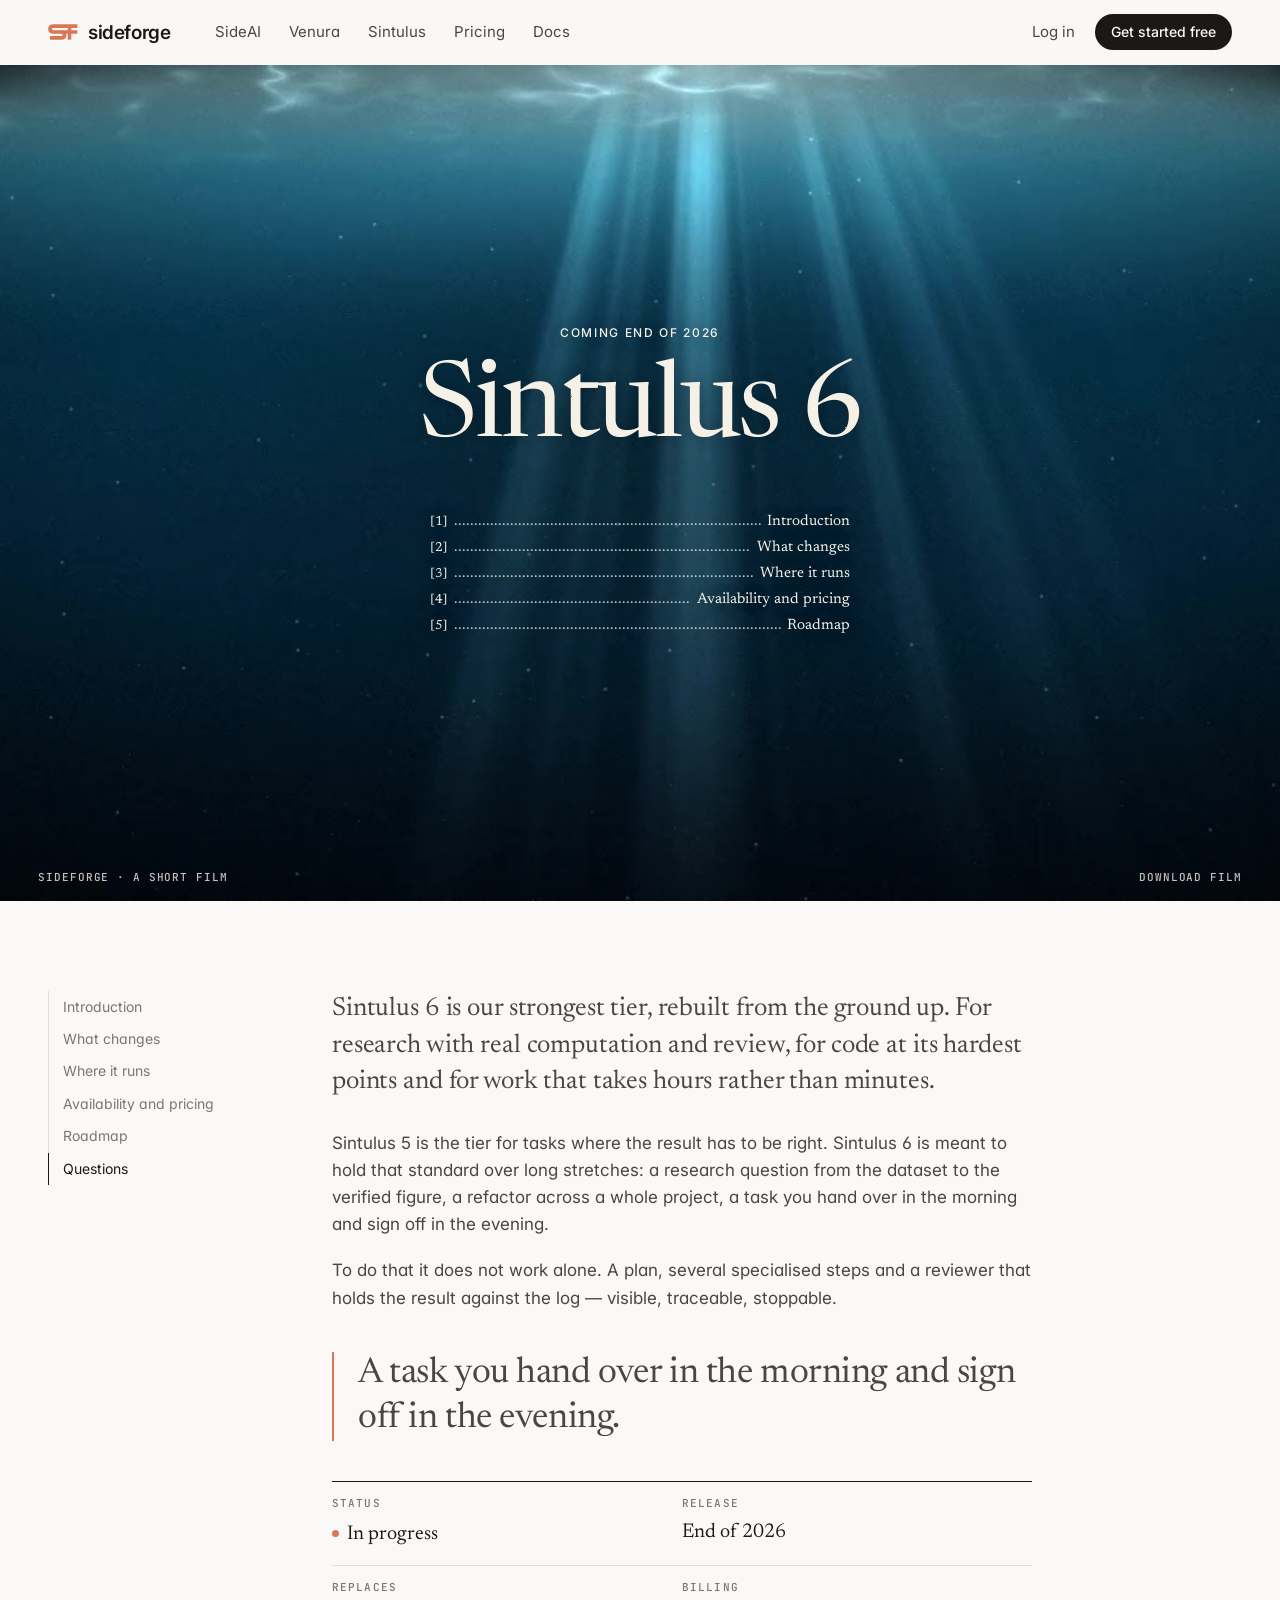
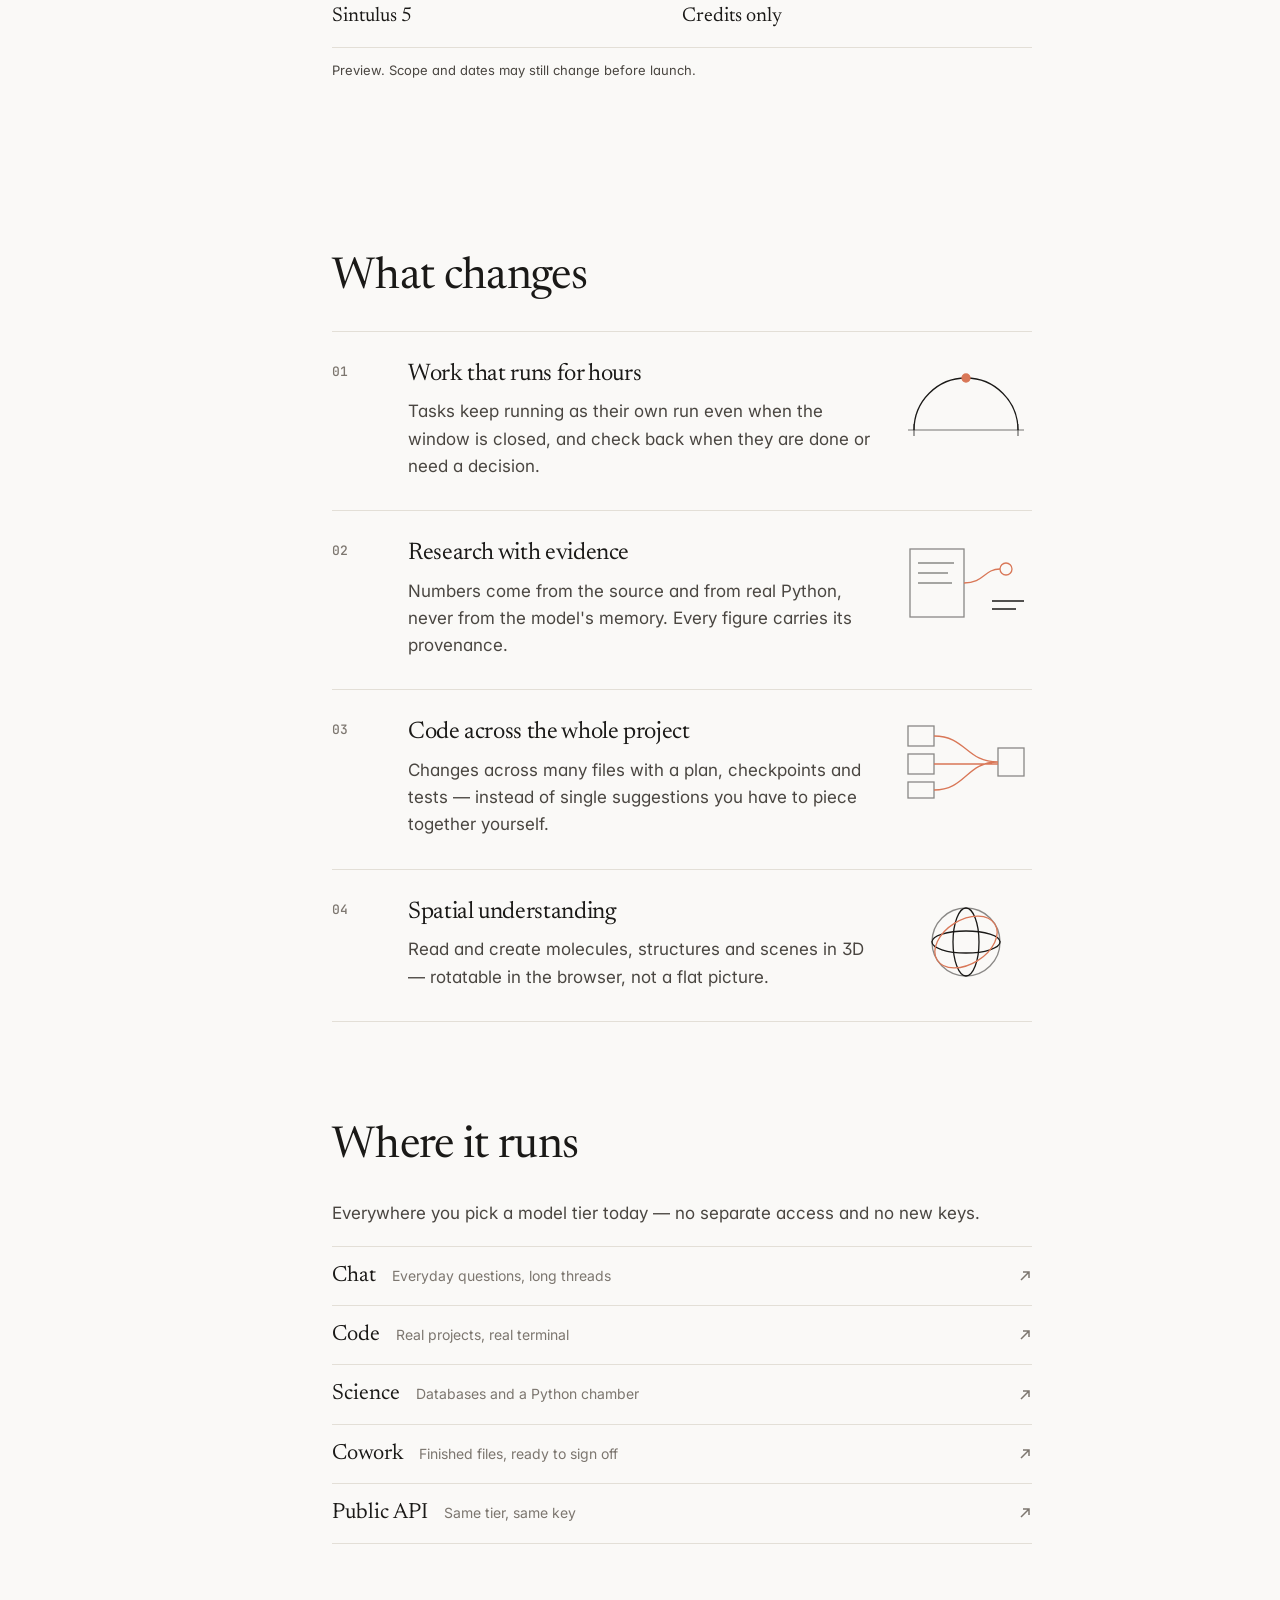
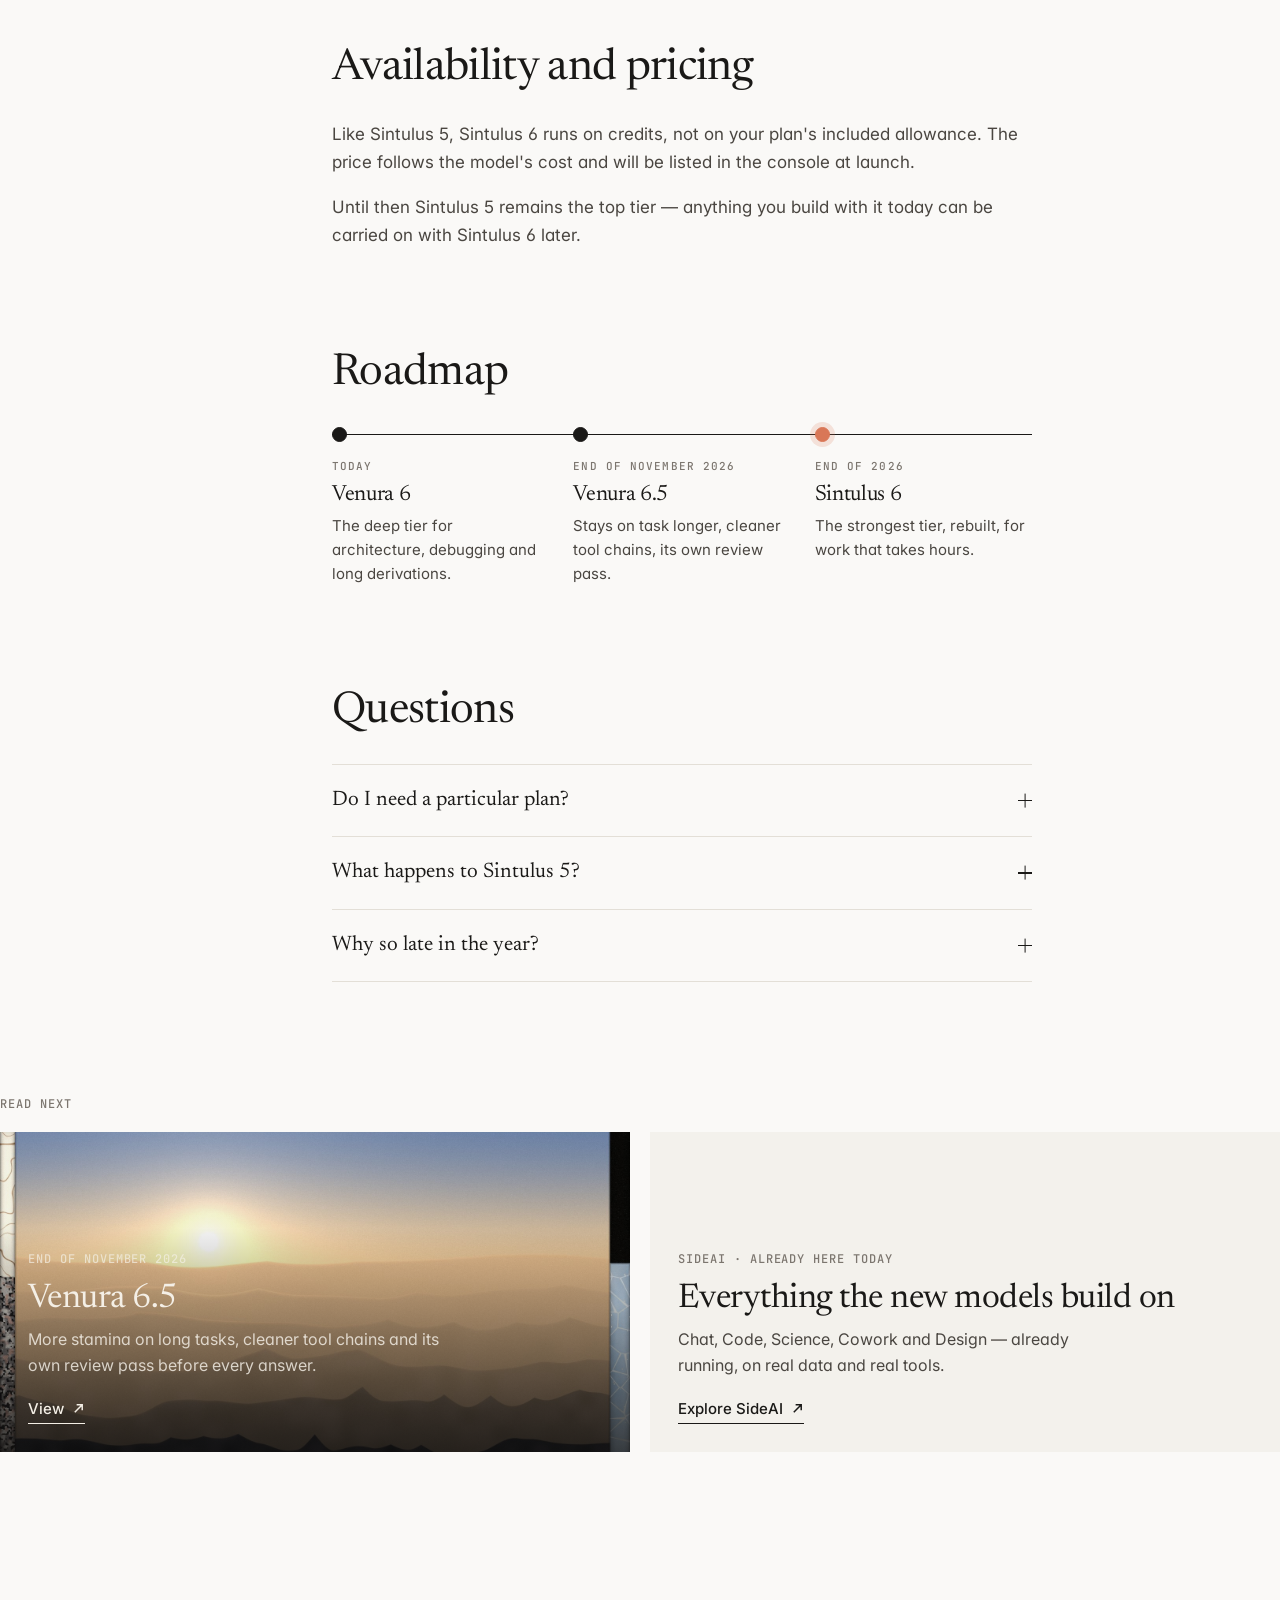
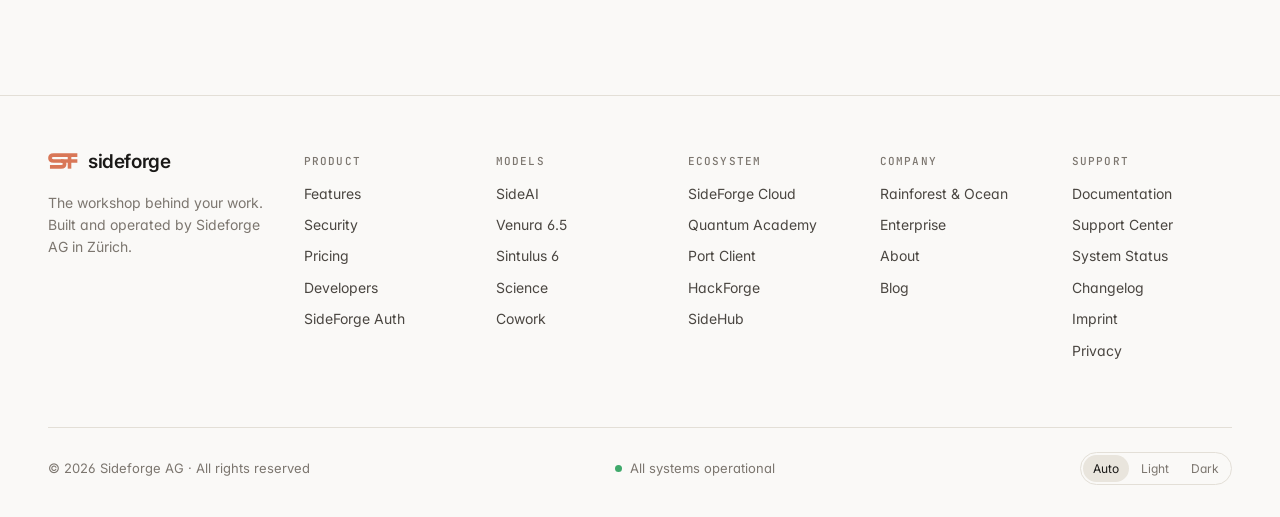
<file: sintulus/index.html>
<!doctype html>
<html lang="en" class="no-js">
<head>
<meta charset="utf-8">
<meta name="viewport" content="width=device-width, initial-scale=1">
<title>Sintulus 6 — SideForge</title>
<meta name="description" content="Sintulus 6 is our strongest tier, rebuilt from the ground up — for research with real computation and review, code at its hardest points and work that takes hours rather than minutes.">
<meta property="og:title" content="Sintulus 6 — SideForge">
<meta property="og:description" content="Our strongest tier, rebuilt from the ground up. For work that takes hours rather than minutes. Coming end of 2026.">
<meta property="og:image" content="../assets/video/sintulus-poster.jpg">
<meta name="theme-color" content="#0b0a09">
<link rel="icon" href="../assets/img/mark.svg" type="image/svg+xml">
<link rel="preconnect" href="https://fonts.googleapis.com">
<link rel="preconnect" href="https://fonts.gstatic.com" crossorigin>
<link href="https://fonts.googleapis.com/css2?family=Inter:wght@400;500;600&family=JetBrains+Mono:wght@500&family=Newsreader:opsz,wght@6..72,400;6..72,500&display=swap" rel="stylesheet">
<link rel="stylesheet" href="../assets/css/site.css">
</head>
<body>
<a class="skip" href="#main">Skip to content</a>

<header class="nav">
  <div class="wrap nav__in">
    <a class="logo" href="../" aria-label="SideForge home">
      <svg viewBox="0 0 92 48" fill="none" aria-hidden="true"><path d="M90 6 L17 6 Q6 6 6 15 Q6 24 17 24 L90 24" stroke="currentColor" stroke-width="11"/><path d="M40 24 Q51 24 51 33 Q51 42 40 42 L6 42" stroke="currentColor" stroke-width="11"/><path d="M66 6 L66 47.5" stroke="currentColor" stroke-width="11"/></svg>
      sideforge
    </a>
    <nav class="nav__links" aria-label="Primary">
      <a href="https://sideforge.ch/en/ai">SideAI</a>
      <a href="../venura/">Venura</a>
      <a href="./">Sintulus</a>
      <a href="https://sideforge.ch/en/pricing">Pricing</a>
      <a href="https://sideforge.ch/docs">Docs</a>
    </nav>
    <div class="nav__right">
      <a class="login" href="https://sideforge.ch/dashboard/ai">Log in</a>
      <a class="btn btn--ink btn--sm" href="https://sideforge.ch/register">Get started free</a>
      <button class="nav__burger" aria-label="Menu" aria-expanded="false"><span></span></button>
    </div>
  </div>
  <div class="nav__sheet"><div class="wrap">
    <a href="https://sideforge.ch/en/ai">SideAI</a><a href="../venura/">Venura</a><a href="./">Sintulus</a><a href="https://sideforge.ch/en/pricing">Pricing</a><a href="https://sideforge.ch/dashboard/ai">Log in</a>
  </div></div>
</header>

<main id="main">
  <section class="lh" aria-labelledby="lh-title">
    <svg width="0" height="0" style="position:absolute" aria-hidden="true"><filter id="lh-ink" x="-4%" y="-15%" width="108%" height="130%"><feTurbulence type="fractalNoise" baseFrequency="1.1" numOctaves="2" seed="7" result="n"/><feDisplacementMap in="SourceGraphic" in2="n" scale="1.4" xChannelSelector="R" yChannelSelector="G"/></filter></svg>
    <video class="lh__video" muted playsinline autoplay loop preload="auto" poster="../assets/video/sintulus-sea.jpg" aria-hidden="true"><source src="../assets/video/sintulus-sea.mp4" type="video/mp4"></video>
    <div class="lh__shade" aria-hidden="true"></div>
    <div class="lh__set">
      <p class="lh__date">Coming end of 2026</p>
      <h1 class="lh__title" id="lh-title">Sintulus 6</h1>
      <ol class="lh__toc" aria-label="On this page"><li><a href="#intro"><i></i><span>Introduction</span></a></li><li><a href="#changes"><i></i><span>What changes</span></a></li><li><a href="#surfaces"><i></i><span>Where it runs</span></a></li><li><a href="#availability"><i></i><span>Availability and pricing</span></a></li><li><a href="#roadmap"><i></i><span>Roadmap</span></a></li></ol>
    </div>
    <div class="lh__foot"><span>SideForge · a short film</span><a href="../assets/video/sintulus-sea.mp4" download>Download film</a></div>
  </section>

  <div class="wrap article">
    <aside class="article__side" aria-label="Sections">
      <nav>
        <a href="#intro">Introduction</a>
        <a href="#changes">What changes</a>
        <a href="#surfaces">Where it runs</a>
        <a href="#availability">Availability and pricing</a>
        <a href="#roadmap">Roadmap</a>
        <a href="#faq">Questions</a>
      </nav>
    </aside>

    <div class="article__body">
      <section id="intro">
        <p class="lede rv">Sintulus 6 is our strongest tier, rebuilt from the ground up. For research with real computation and review, for code at its hardest points and for work that takes hours rather than minutes.</p>
        <p class="rv">Sintulus 5 is the tier for tasks where the result has to be right. Sintulus 6 is meant to hold that standard over long stretches: a research question from the dataset to the verified figure, a refactor across a whole project, a task you hand over in the morning and sign off in the evening.</p>
        <p class="rv">To do that it does not work alone. A plan, several specialised steps and a reviewer that holds the result against the log — visible, traceable, stoppable.</p>
        <p class="pull rv">A task you hand over in the morning and sign off in the evening.</p>

        <dl class="specs rv">
          <div><dt>Status</dt><dd><span class="live">In progress</span></dd></div>
          <div><dt>Release</dt><dd>End of 2026</dd></div>
          <div><dt>Replaces</dt><dd>Sintulus 5</dd></div>
          <div><dt>Billing</dt><dd>Credits only</dd></div>
        </dl>
        <p class="fine rv">Preview. Scope and dates may still change before launch.</p>
        <p class="rv" style="margin-top:28px">
          <a class="btn btn--ink" href="https://sideforge.ch/en/ai">Use Sintulus 5 now <svg viewBox="0 0 14 14" fill="none" stroke="currentColor" stroke-width="1.6"><path d="M1 7h11M8 3l4 4-4 4"/></svg></a>
          &nbsp;
          <a class="btn btn--line" href="https://sideforge.ch/en/pricing">See pricing</a>
        </p>
      </section>

      <section id="changes">
        <h2 class="rv">What changes</h2>
        <ol class="caps">
          <li class="cap">
            <span class="cap__n">01</span>
            <div><h3>Work that runs for hours</h3><p>Tasks keep running as their own run even when the window is closed, and check back when they are done or need a decision.</p></div>
            <svg class="cap__fig" viewBox="0 0 132 88" fill="none" stroke="currentColor" stroke-width="1.3" aria-hidden="true">
              <path d="M8 70 H 124" opacity=".4"/>
              <path data-draw d="M14 70 A 52 52 0 0 1 118 70"/>
              <circle class="acc" cx="66" cy="18" r="4" fill="currentColor" stroke="none"/>
              <path d="M14 76 V 64 M118 76 V 64" opacity=".6"/>
            </svg>
          </li>
          <li class="cap">
            <span class="cap__n">02</span>
            <div><h3>Research with evidence</h3><p>Numbers come from the source and from real Python, never from the model's memory. Every figure carries its provenance.</p></div>
            <svg class="cap__fig" viewBox="0 0 132 88" fill="none" stroke="currentColor" stroke-width="1.3" aria-hidden="true">
              <rect x="10" y="10" width="54" height="68" opacity=".5"/>
              <path d="M18 24 H 54 M18 34 H 48 M18 44 H 52" opacity=".5"/>
              <path data-draw class="acc" d="M64 44 C 84 44, 84 30, 100 30"/>
              <circle class="acc" cx="106" cy="30" r="6"/>
              <path data-draw style="--dd:.8s" d="M92 62 H 124 M92 70 H 116"/>
            </svg>
          </li>
          <li class="cap">
            <span class="cap__n">03</span>
            <div><h3>Code across the whole project</h3><p>Changes across many files with a plan, checkpoints and tests — instead of single suggestions you have to piece together yourself.</p></div>
            <svg class="cap__fig" viewBox="0 0 132 88" fill="none" stroke="currentColor" stroke-width="1.3" aria-hidden="true">
              <rect x="8" y="8" width="26" height="20" opacity=".5"/><rect x="8" y="36" width="26" height="20" opacity=".5"/><rect x="8" y="64" width="26" height="16" opacity=".5"/>
              <rect x="98" y="30" width="26" height="28" opacity=".5"/>
              <path data-draw class="acc" d="M34 18 C 66 18, 66 44, 98 44 M34 46 H 98 M34 72 C 66 72, 66 44, 98 44"/>
            </svg>
          </li>
          <li class="cap">
            <span class="cap__n">04</span>
            <div><h3>Spatial understanding</h3><p>Read and create molecules, structures and scenes in 3D — rotatable in the browser, not a flat picture.</p></div>
            <svg class="cap__fig" viewBox="0 0 132 88" fill="none" stroke="currentColor" stroke-width="1.3" aria-hidden="true">
              <circle cx="66" cy="44" r="34" opacity=".5"/>
              <ellipse data-draw cx="66" cy="44" rx="34" ry="11"/>
              <ellipse data-draw style="--dd:.5s" cx="66" cy="44" rx="13" ry="34"/>
              <ellipse data-draw class="acc" style="--dd:.9s" cx="66" cy="44" rx="34" ry="22" transform="rotate(-32 66 44)"/>
            </svg>
          </li>
        </ol>
      </section>

      <section id="surfaces">
        <h2 class="rv">Where it runs</h2>
        <p class="rv">Everywhere you pick a model tier today — no separate access and no new keys.</p>
        <ul class="surfaces rv">
          <li><a href="https://sideforge.ch/en/ai">Chat <small>Everyday questions, long threads</small><svg viewBox="0 0 14 14" fill="none" stroke="currentColor" stroke-width="1.5"><path d="M3 11 11 3M5 3h6v6"/></svg></a></li>
          <li><a href="https://sideforge.ch/en/code">Code <small>Real projects, real terminal</small><svg viewBox="0 0 14 14" fill="none" stroke="currentColor" stroke-width="1.5"><path d="M3 11 11 3M5 3h6v6"/></svg></a></li>
          <li><a href="https://sideforge.ch/en/science">Science <small>Databases and a Python chamber</small><svg viewBox="0 0 14 14" fill="none" stroke="currentColor" stroke-width="1.5"><path d="M3 11 11 3M5 3h6v6"/></svg></a></li>
          <li><a href="https://sideforge.ch/en/cowork">Cowork <small>Finished files, ready to sign off</small><svg viewBox="0 0 14 14" fill="none" stroke="currentColor" stroke-width="1.5"><path d="M3 11 11 3M5 3h6v6"/></svg></a></li>
          <li><a href="https://sideforge.ch/en/developers">Public API <small>Same tier, same key</small><svg viewBox="0 0 14 14" fill="none" stroke="currentColor" stroke-width="1.5"><path d="M3 11 11 3M5 3h6v6"/></svg></a></li>
        </ul>
      </section>

      <section id="availability">
        <h2 class="rv">Availability and pricing</h2>
        <p class="rv">Like Sintulus 5, Sintulus 6 runs on credits, not on your plan's included allowance. The price follows the model's cost and will be listed in the console at launch.</p>
        <p class="rv">Until then Sintulus 5 remains the top tier — anything you build with it today can be carried on with Sintulus 6 later.</p>
      </section>

      <section id="roadmap">
        <h2 class="rv">Roadmap</h2>
        <div class="road">
          <span class="road__line" data-prog="100%"></span>
          <ol>
            <li class="is-done"><span class="when">Today</span><h3>Venura 6</h3><p class="muted">The deep tier for architecture, debugging and long derivations.</p></li>
            <li class="is-done"><span class="when">End of November 2026</span><h3><a href="../venura/">Venura 6.5</a></h3><p class="muted">Stays on task longer, cleaner tool chains, its own review pass.</p></li>
            <li class="is-here"><span class="when">End of 2026</span><h3>Sintulus 6</h3><p class="muted">The strongest tier, rebuilt, for work that takes hours.</p></li>
          </ol>
        </div>
      </section>

      <section id="faq">
        <h2 class="rv">Questions</h2>
        <div class="faq rv">
          <details><summary>Do I need a particular plan?<i></i></summary><div class="a"><p>No, only credits. Your plan sets the other tiers and limits; Sintulus is always billed directly against credits.</p></div></details>
          <details><summary>What happens to Sintulus 5?<i></i></summary><div class="a"><p>It stays selectable for a transition period after launch. We will announce the period at launch.</p></div></details>
          <details><summary>Why so late in the year?<i></i></summary><div class="a"><p>Because we only release Sintulus 6 once it passes the checks we learned from Sintulus 5. An early date is worth less to us than a model you can trust with long tasks.</p></div></details>
        </div>
      </section>
    </div>
  </div>

  <section class="wrap band">
    <p class="eyebrow rv" style="margin-bottom:20px">Read next</p>
    <div class="next">
      <a class="rv" href="../venura/">
        <img src="../assets/video/venura-poster.jpg" alt="" loading="lazy">
        <span class="eyebrow">End of November 2026</span>
        <h3>Venura 6.5</h3>
        <p>More stamina on long tasks, cleaner tool chains and its own review pass before every answer.</p>
        <span class="link-arrow">View <svg viewBox="0 0 14 14" fill="none" stroke="currentColor" stroke-width="1.6"><path d="M3 11 11 3M5 3h6v6"/></svg></span>
      </a>
      <a class="rv next--paper" style="--d:.08s" href="https://sideforge.ch/en/ai">
        <span class="eyebrow">SideAI · Already here today</span>
        <h3>Everything the new models build on</h3>
        <p>Chat, Code, Science, Cowork and Design — already running, on real data and real tools.</p>
        <span class="link-arrow">Explore SideAI <svg viewBox="0 0 14 14" fill="none" stroke="currentColor" stroke-width="1.6"><path d="M3 11 11 3M5 3h6v6"/></svg></span>
      </a>
    </div>
  </section>
</main>

<footer class="foot">
  <div class="wrap">
    <div class="foot__grid">
      <div class="foot__brand">
        <a class="logo" href="../"><svg viewBox="0 0 92 48" fill="none" aria-hidden="true"><path d="M90 6 L17 6 Q6 6 6 15 Q6 24 17 24 L90 24" stroke="currentColor" stroke-width="11"/><path d="M40 24 Q51 24 51 33 Q51 42 40 42 L6 42" stroke="currentColor" stroke-width="11"/><path d="M66 6 L66 47.5" stroke="currentColor" stroke-width="11"/></svg>sideforge</a>
        <p>The workshop behind your work. Built and operated by Sideforge AG in Zürich.</p>
      </div>
      <div><h4>Product</h4><ul><li><a href="https://sideforge.ch/en#features">Features</a></li><li><a href="https://sideforge.ch/en/security">Security</a></li><li><a href="https://sideforge.ch/en/pricing">Pricing</a></li><li><a href="https://sideforge.ch/en/developers">Developers</a></li><li><a href="https://sideforge.ch/en/auth">SideForge Auth</a></li></ul></div>
      <div><h4>Models</h4><ul><li><a href="https://sideforge.ch/en/ai">SideAI</a></li><li><a href="../venura/">Venura 6.5</a></li><li><a href="./">Sintulus 6</a></li><li><a href="https://sideforge.ch/en/science">Science</a></li><li><a href="https://sideforge.ch/en/cowork">Cowork</a></li></ul></div>
      <div><h4>Ecosystem</h4><ul><li><a href="https://cloud.sideforge.ch/cloud">SideForge Cloud</a></li><li><a href="https://quantum.sideforge.ch">Quantum Academy</a></li><li><a href="https://sideforge.ch/en/tunnels">Port Client</a></li><li><a href="https://sideforge.ch/hackforge">HackForge</a></li><li><a href="https://sideforge.ch/sidehub">SideHub</a></li></ul></div>
      <div><h4>Company</h4><ul><li><a href="https://sideforge.ch/en/impact">Rainforest &amp; Ocean</a></li><li><a href="https://sideforge.ch/en/enterprise">Enterprise</a></li><li><a href="https://sideforge.ch/en/about">About</a></li><li><a href="https://sideforge.ch/blog">Blog</a></li></ul></div>
      <div><h4>Support</h4><ul><li><a href="https://sideforge.ch/docs">Documentation</a></li><li><a href="https://sideforge.ch/en/support">Support Center</a></li><li><a href="https://sideforge.ch/en/status">System Status</a></li><li><a href="https://sideforge.ch/en/changelog">Changelog</a></li><li><a href="https://sideforge.ch/en/impressum">Imprint</a></li><li><a href="https://sideforge.ch/en/datenschutz">Privacy</a></li></ul></div>
    </div>
    <div class="foot__base">
      <span>© <span data-year>2026</span> Sideforge AG · All rights reserved</span>
      <span class="status">All systems operational</span>
      <span class="theme" role="group" aria-label="Theme"><button data-v="auto">Auto</button><button data-v="light">Light</button><button data-v="dark">Dark</button></span>
    </div>
  </div>
</footer>

<script src="../assets/js/lh.js"></script>
<script src="../assets/js/site.js"></script>
</body>
</html>
</file>
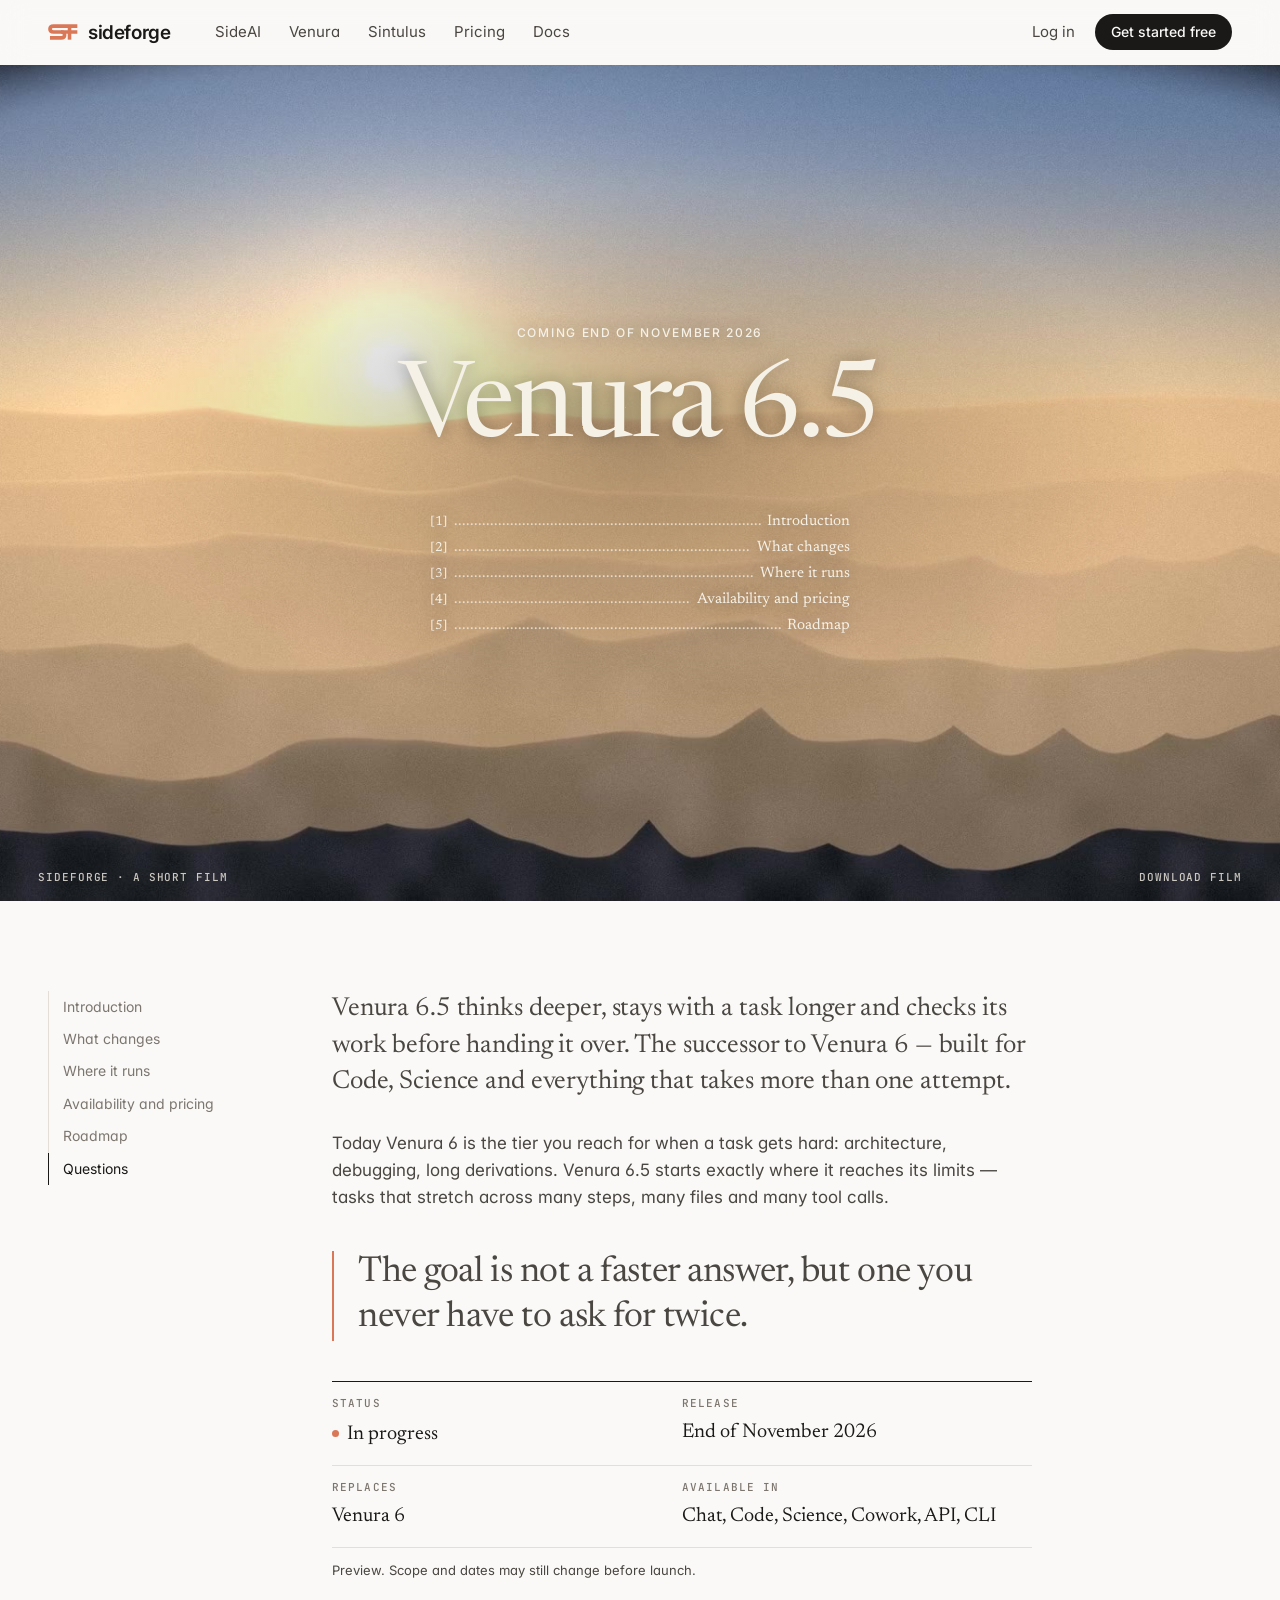
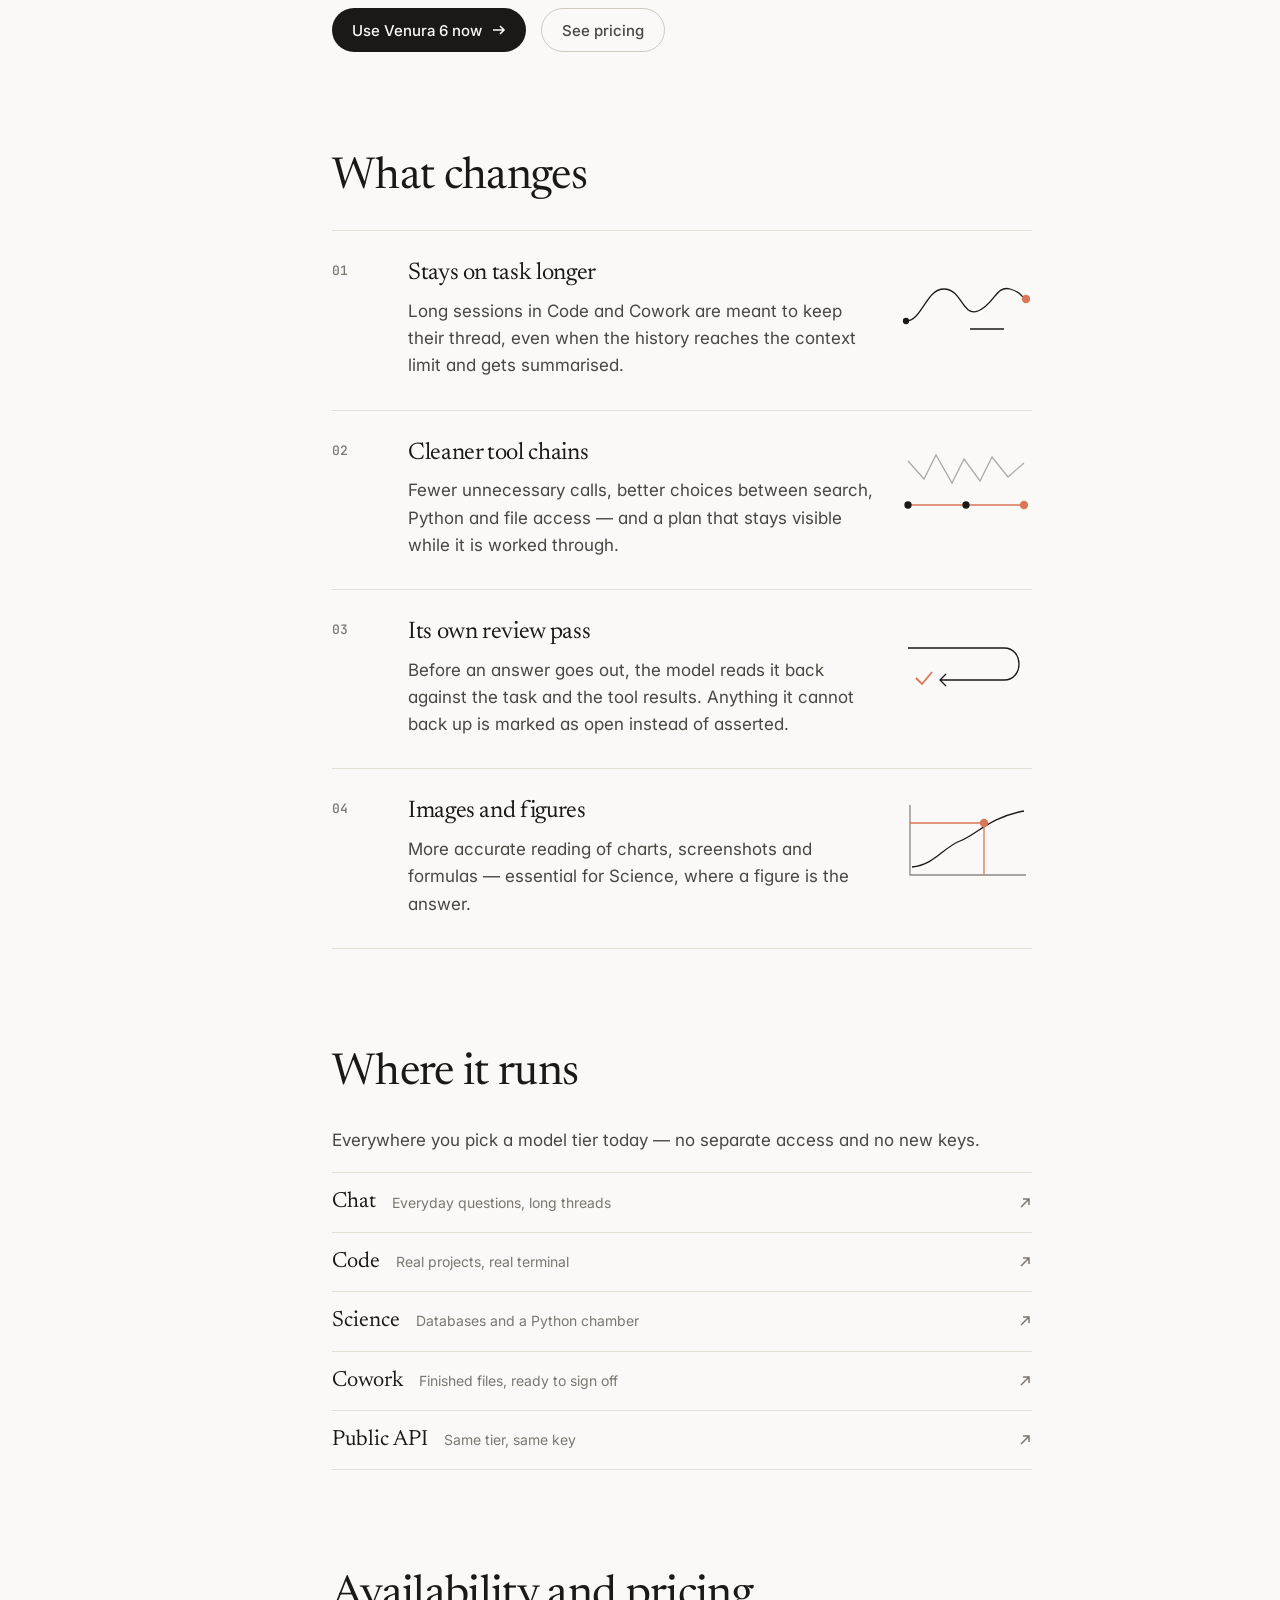
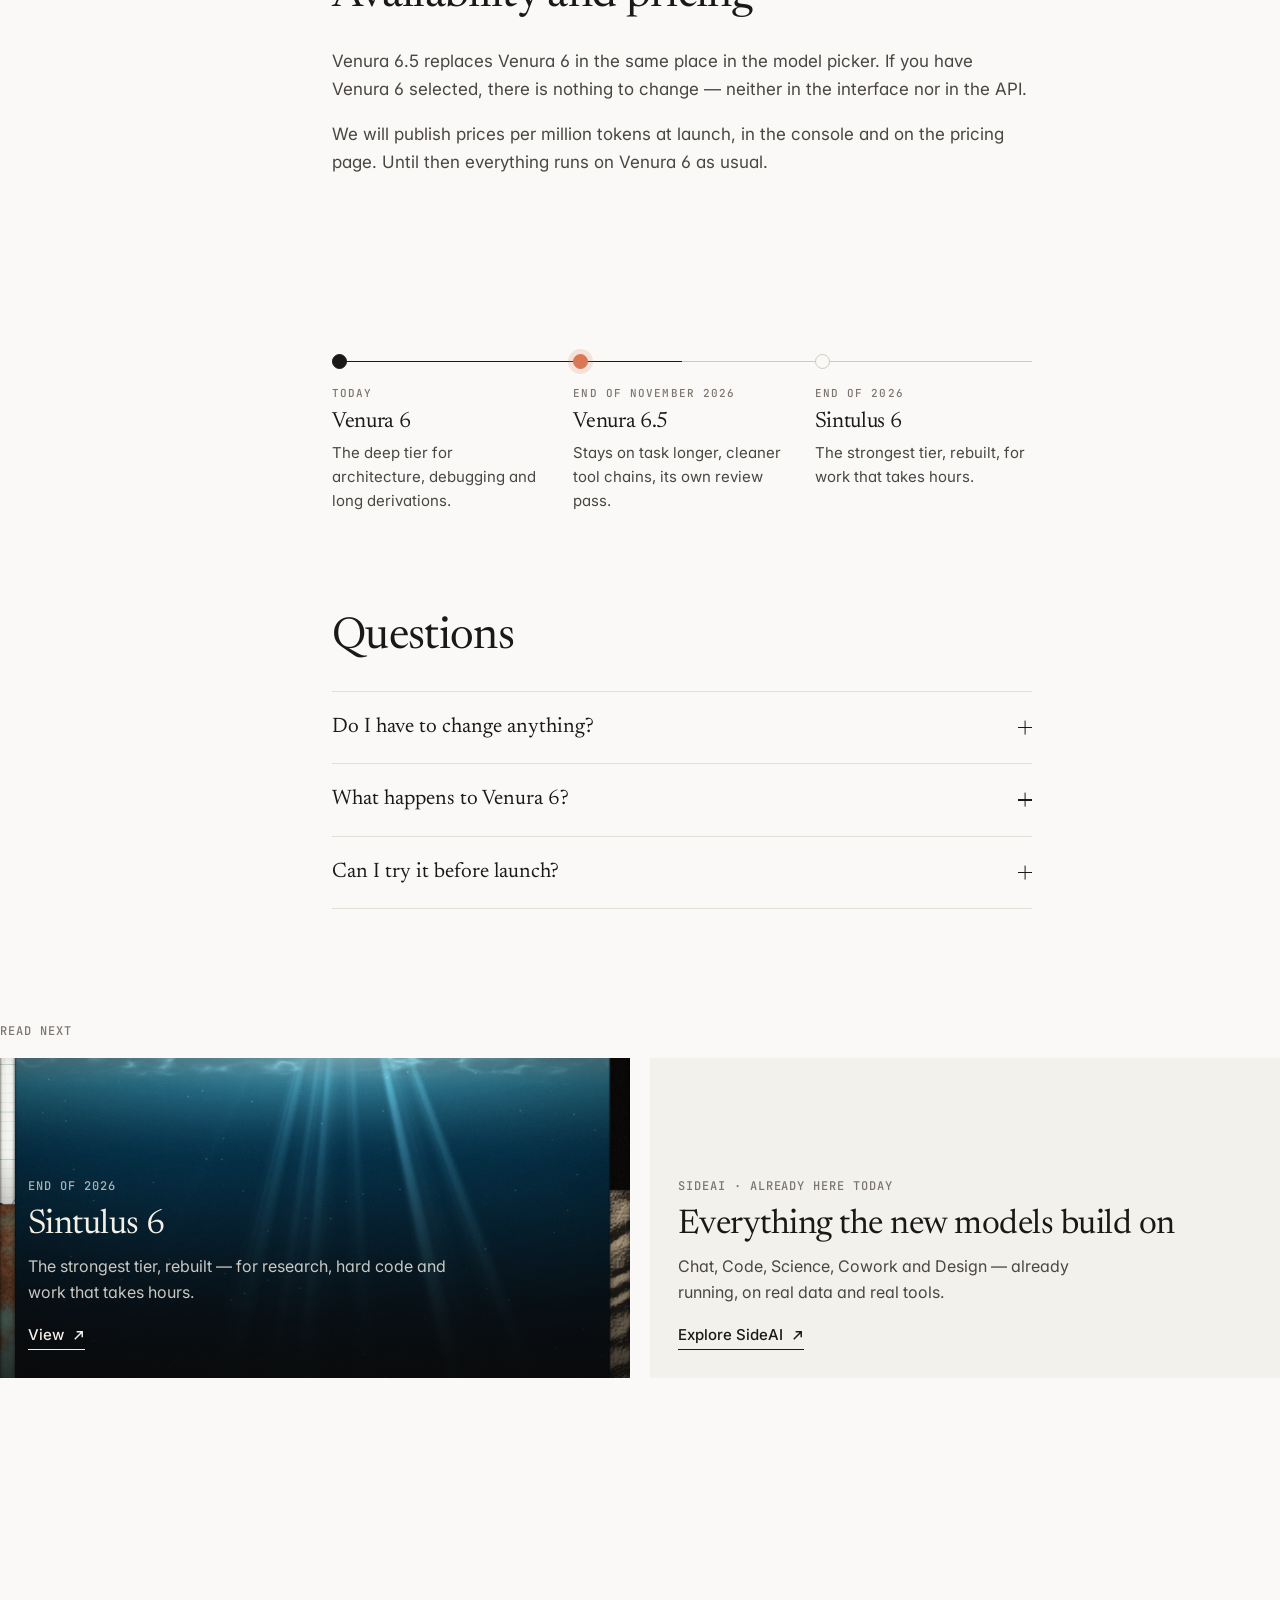
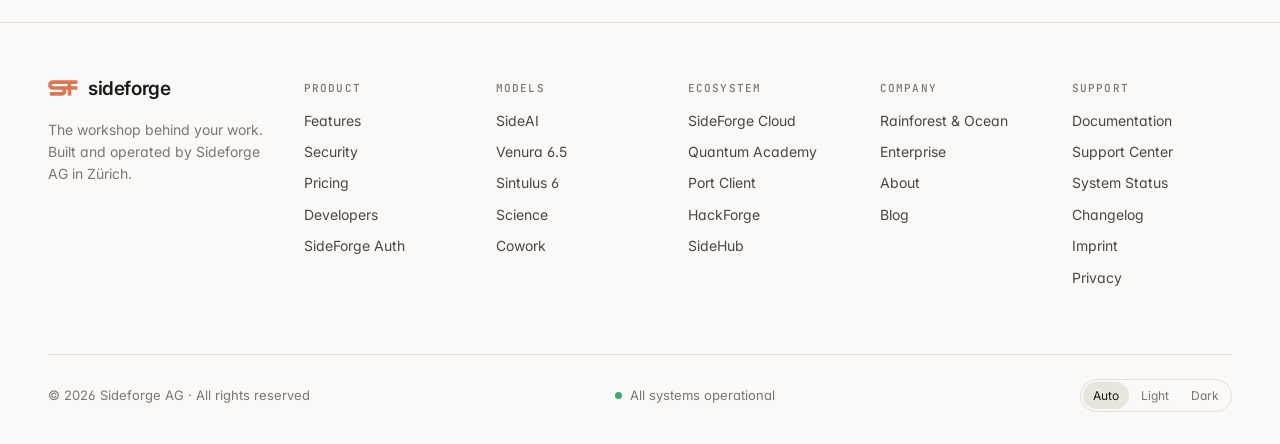
<file: venura/index.html>
<!doctype html>
<html lang="en" class="no-js">
<head>
<meta charset="utf-8">
<meta name="viewport" content="width=device-width, initial-scale=1">
<title>Venura 6.5 — SideForge</title>
<meta name="description" content="Venura 6.5 replaces Venura 6: stays on task longer, cleaner tool chains and its own review pass before every answer. In Chat, Code, Science, Cowork, API and CLI — nothing to rebuild.">
<meta property="og:title" content="Venura 6.5 — SideForge">
<meta property="og:description" content="Thinks deeper, stays with a task longer and checks its work before handing it over. Coming end of November 2026.">
<meta property="og:image" content="../assets/video/venura-poster.jpg">
<meta name="theme-color" content="#0b0a09">
<link rel="icon" href="../assets/img/mark.svg" type="image/svg+xml">
<link rel="preconnect" href="https://fonts.googleapis.com">
<link rel="preconnect" href="https://fonts.gstatic.com" crossorigin>
<link href="https://fonts.googleapis.com/css2?family=Inter:wght@400;500;600&family=JetBrains+Mono:wght@500&family=Newsreader:opsz,wght@6..72,400;6..72,500&display=swap" rel="stylesheet">
<link rel="stylesheet" href="../assets/css/site.css">
</head>
<body>
<a class="skip" href="#main">Skip to content</a>

<header class="nav">
  <div class="wrap nav__in">
    <a class="logo" href="../" aria-label="SideForge home">
      <svg viewBox="0 0 92 48" fill="none" aria-hidden="true"><path d="M90 6 L17 6 Q6 6 6 15 Q6 24 17 24 L90 24" stroke="currentColor" stroke-width="11"/><path d="M40 24 Q51 24 51 33 Q51 42 40 42 L6 42" stroke="currentColor" stroke-width="11"/><path d="M66 6 L66 47.5" stroke="currentColor" stroke-width="11"/></svg>
      sideforge
    </a>
    <nav class="nav__links" aria-label="Primary">
      <a href="https://sideforge.ch/en/ai">SideAI</a>
      <a href="./">Venura</a>
      <a href="../sintulus/">Sintulus</a>
      <a href="https://sideforge.ch/en/pricing">Pricing</a>
      <a href="https://sideforge.ch/docs">Docs</a>
    </nav>
    <div class="nav__right">
      <a class="login" href="https://sideforge.ch/dashboard/ai">Log in</a>
      <a class="btn btn--ink btn--sm" href="https://sideforge.ch/register">Get started free</a>
      <button class="nav__burger" aria-label="Menu" aria-expanded="false"><span></span></button>
    </div>
  </div>
  <div class="nav__sheet"><div class="wrap">
    <a href="https://sideforge.ch/en/ai">SideAI</a><a href="./">Venura</a><a href="../sintulus/">Sintulus</a><a href="https://sideforge.ch/en/pricing">Pricing</a><a href="https://sideforge.ch/dashboard/ai">Log in</a>
  </div></div>
</header>

<main id="main">
  <section class="lh" aria-labelledby="lh-title">
    <svg width="0" height="0" style="position:absolute" aria-hidden="true"><filter id="lh-ink" x="-4%" y="-15%" width="108%" height="130%"><feTurbulence type="fractalNoise" baseFrequency="1.1" numOctaves="2" seed="7" result="n"/><feDisplacementMap in="SourceGraphic" in2="n" scale="1.4" xChannelSelector="R" yChannelSelector="G"/></filter></svg>
    <video class="lh__video" muted playsinline autoplay preload="auto" poster="../assets/video/venura-end.jpg" aria-hidden="true"><source src="../assets/video/venura.mp4" type="video/mp4"></video>
    <div class="lh__shade" aria-hidden="true"></div>
    <div class="lh__set">
      <p class="lh__date">Coming end of November 2026</p>
      <h1 class="lh__title" id="lh-title">Venura 6.5</h1>
      <ol class="lh__toc" aria-label="On this page"><li><a href="#intro"><i></i><span>Introduction</span></a></li><li><a href="#changes"><i></i><span>What changes</span></a></li><li><a href="#surfaces"><i></i><span>Where it runs</span></a></li><li><a href="#availability"><i></i><span>Availability and pricing</span></a></li><li><a href="#roadmap"><i></i><span>Roadmap</span></a></li></ol>
    </div>
    <div class="lh__foot"><span>SideForge · a short film</span><a href="../assets/video/venura.mp4" download>Download film</a></div>
  </section>

  <div class="wrap article">
    <aside class="article__side" aria-label="Sections">
      <nav>
        <a href="#intro">Introduction</a>
        <a href="#changes">What changes</a>
        <a href="#surfaces">Where it runs</a>
        <a href="#availability">Availability and pricing</a>
        <a href="#roadmap">Roadmap</a>
        <a href="#faq">Questions</a>
      </nav>
    </aside>

    <div class="article__body">
      <section id="intro">
        <p class="lede rv">Venura 6.5 thinks deeper, stays with a task longer and checks its work before handing it over. The successor to Venura 6 — built for Code, Science and everything that takes more than one attempt.</p>
        <p class="rv">Today Venura 6 is the tier you reach for when a task gets hard: architecture, debugging, long derivations. Venura 6.5 starts exactly where it reaches its limits — tasks that stretch across many steps, many files and many tool calls.</p>
        <p class="pull rv">The goal is not a faster answer, but one you never have to ask for twice.</p>

        <dl class="specs rv">
          <div><dt>Status</dt><dd><span class="live">In progress</span></dd></div>
          <div><dt>Release</dt><dd>End of November 2026</dd></div>
          <div><dt>Replaces</dt><dd>Venura 6</dd></div>
          <div><dt>Available in</dt><dd>Chat, Code, Science, Cowork, API, CLI</dd></div>
        </dl>
        <p class="fine rv">Preview. Scope and dates may still change before launch.</p>
        <p class="rv" style="margin-top:28px">
          <a class="btn btn--ink" href="https://sideforge.ch/en/ai">Use Venura 6 now <svg viewBox="0 0 14 14" fill="none" stroke="currentColor" stroke-width="1.6"><path d="M1 7h11M8 3l4 4-4 4"/></svg></a>
          &nbsp;
          <a class="btn btn--line" href="https://sideforge.ch/en/pricing">See pricing</a>
        </p>
      </section>

      <section id="changes">
        <h2 class="rv">What changes</h2>
        <ol class="caps">
          <li class="cap">
            <span class="cap__n">01</span>
            <div><h3>Stays on task longer</h3><p>Long sessions in Code and Cowork are meant to keep their thread, even when the history reaches the context limit and gets summarised.</p></div>
            <svg class="cap__fig" viewBox="0 0 132 88" fill="none" stroke="currentColor" stroke-width="1.3" aria-hidden="true">
              <path data-draw d="M6 62 C 22 62, 26 30, 44 30 S 62 58, 78 52 S 96 26, 110 30 S 122 40, 126 40"/>
              <path data-draw style="--dd:.5s" d="M70 70 H 104" stroke-dasharray="2 3"/>
              <circle cx="6" cy="62" r="2.5" fill="currentColor"/>
              <circle class="acc" cx="126" cy="40" r="3.5" fill="currentColor" stroke="none"/>
            </svg>
          </li>
          <li class="cap">
            <span class="cap__n">02</span>
            <div><h3>Cleaner tool chains</h3><p>Fewer unnecessary calls, better choices between search, Python and file access — and a plan that stays visible while it is worked through.</p></div>
            <svg class="cap__fig" viewBox="0 0 132 88" fill="none" stroke="currentColor" stroke-width="1.3" aria-hidden="true">
              <path data-draw opacity=".35" d="M8 22 L24 40 L36 16 L52 44 L64 20 L80 42 L92 18 L108 38 L124 24"/>
              <path data-draw class="acc" style="--dd:.6s" d="M8 66 H 66 H 124"/>
              <circle cx="8" cy="66" r="3" fill="currentColor"/><circle cx="66" cy="66" r="3" fill="currentColor"/><circle class="acc" cx="124" cy="66" r="3.5" fill="currentColor" stroke="none"/>
            </svg>
          </li>
          <li class="cap">
            <span class="cap__n">03</span>
            <div><h3>Its own review pass</h3><p>Before an answer goes out, the model reads it back against the task and the tool results. Anything it cannot back up is marked as open instead of asserted.</p></div>
            <svg class="cap__fig" viewBox="0 0 132 88" fill="none" stroke="currentColor" stroke-width="1.3" aria-hidden="true">
              <path data-draw d="M8 30 H 104 C 124 30, 124 62, 104 62 H 40"/>
              <path data-draw style="--dd:.9s" d="M46 56 L40 62 L46 68"/>
              <path data-draw class="acc" style="--dd:1.2s" d="M16 60 L22 66 L32 54" stroke-width="1.8"/>
            </svg>
          </li>
          <li class="cap">
            <span class="cap__n">04</span>
            <div><h3>Images and figures</h3><p>More accurate reading of charts, screenshots and formulas — essential for Science, where a figure is the answer.</p></div>
            <svg class="cap__fig" viewBox="0 0 132 88" fill="none" stroke="currentColor" stroke-width="1.3" aria-hidden="true">
              <path d="M10 8 V 78 H 126" opacity=".5"/>
              <path data-draw d="M12 70 C 34 68, 44 50, 60 44 S 90 20, 124 14"/>
              <path data-draw class="acc" style="--dd:.8s" d="M84 78 V 26 M 10 26 H 84" stroke-dasharray="3 3"/>
              <circle class="acc" cx="84" cy="26" r="3.5" fill="currentColor" stroke="none"/>
            </svg>
          </li>
        </ol>
      </section>

      <section id="surfaces">
        <h2 class="rv">Where it runs</h2>
        <p class="rv">Everywhere you pick a model tier today — no separate access and no new keys.</p>
        <ul class="surfaces rv">
          <li><a href="https://sideforge.ch/en/ai">Chat <small>Everyday questions, long threads</small><svg viewBox="0 0 14 14" fill="none" stroke="currentColor" stroke-width="1.5"><path d="M3 11 11 3M5 3h6v6"/></svg></a></li>
          <li><a href="https://sideforge.ch/en/code">Code <small>Real projects, real terminal</small><svg viewBox="0 0 14 14" fill="none" stroke="currentColor" stroke-width="1.5"><path d="M3 11 11 3M5 3h6v6"/></svg></a></li>
          <li><a href="https://sideforge.ch/en/science">Science <small>Databases and a Python chamber</small><svg viewBox="0 0 14 14" fill="none" stroke="currentColor" stroke-width="1.5"><path d="M3 11 11 3M5 3h6v6"/></svg></a></li>
          <li><a href="https://sideforge.ch/en/cowork">Cowork <small>Finished files, ready to sign off</small><svg viewBox="0 0 14 14" fill="none" stroke="currentColor" stroke-width="1.5"><path d="M3 11 11 3M5 3h6v6"/></svg></a></li>
          <li><a href="https://sideforge.ch/en/developers">Public API <small>Same tier, same key</small><svg viewBox="0 0 14 14" fill="none" stroke="currentColor" stroke-width="1.5"><path d="M3 11 11 3M5 3h6v6"/></svg></a></li>
        </ul>
      </section>

      <section id="availability">
        <h2 class="rv">Availability and pricing</h2>
        <p class="rv">Venura 6.5 replaces Venura 6 in the same place in the model picker. If you have Venura 6 selected, there is nothing to change — neither in the interface nor in the API.</p>
        <p class="rv">We will publish prices per million tokens at launch, in the console and on the pricing page. Until then everything runs on Venura 6 as usual.</p>
      </section>

      <section id="roadmap">
        <h2 class="rv">Roadmap</h2>
        <div class="road">
          <span class="road__line" data-prog="50%"></span>
          <ol>
            <li class="is-done"><span class="when">Today</span><h3>Venura 6</h3><p class="muted">The deep tier for architecture, debugging and long derivations.</p></li>
            <li class="is-here"><span class="when">End of November 2026</span><h3>Venura 6.5</h3><p class="muted">Stays on task longer, cleaner tool chains, its own review pass.</p></li>
            <li><span class="when">End of 2026</span><h3><a href="../sintulus/">Sintulus 6</a></h3><p class="muted">The strongest tier, rebuilt, for work that takes hours.</p></li>
          </ol>
        </div>
      </section>

      <section id="faq">
        <h2 class="rv">Questions</h2>
        <div class="faq rv">
          <details><summary>Do I have to change anything?<i></i></summary><div class="a"><p>No. Venura 6.5 takes Venura 6’s place. Settings, keys and workspaces stay exactly as they are.</p></div></details>
          <details><summary>What happens to Venura 6?<i></i></summary><div class="a"><p>It stays selectable for a transition period after launch, so running projects can switch without hurry. We will announce the exact period at launch.</p></div></details>
          <details><summary>Can I try it before launch?<i></i></summary><div class="a"><p>Not publicly. Until the end of November every tool runs on Venura 6 — whatever you build there keeps working afterwards without changes.</p></div></details>
        </div>
      </section>
    </div>
  </div>

  <section class="wrap band">
    <p class="eyebrow rv" style="margin-bottom:20px">Read next</p>
    <div class="next">
      <a class="rv" href="../sintulus/">
        <img src="../assets/video/sintulus-poster.jpg" alt="" loading="lazy">
        <span class="eyebrow">End of 2026</span>
        <h3>Sintulus 6</h3>
        <p>The strongest tier, rebuilt — for research, hard code and work that takes hours.</p>
        <span class="link-arrow">View <svg viewBox="0 0 14 14" fill="none" stroke="currentColor" stroke-width="1.6"><path d="M3 11 11 3M5 3h6v6"/></svg></span>
      </a>
      <a class="rv next--paper" style="--d:.08s" href="https://sideforge.ch/en/ai">
        <span class="eyebrow">SideAI · Already here today</span>
        <h3>Everything the new models build on</h3>
        <p>Chat, Code, Science, Cowork and Design — already running, on real data and real tools.</p>
        <span class="link-arrow">Explore SideAI <svg viewBox="0 0 14 14" fill="none" stroke="currentColor" stroke-width="1.6"><path d="M3 11 11 3M5 3h6v6"/></svg></span>
      </a>
    </div>
  </section>
</main>

<footer class="foot">
  <div class="wrap">
    <div class="foot__grid">
      <div class="foot__brand">
        <a class="logo" href="../"><svg viewBox="0 0 92 48" fill="none" aria-hidden="true"><path d="M90 6 L17 6 Q6 6 6 15 Q6 24 17 24 L90 24" stroke="currentColor" stroke-width="11"/><path d="M40 24 Q51 24 51 33 Q51 42 40 42 L6 42" stroke="currentColor" stroke-width="11"/><path d="M66 6 L66 47.5" stroke="currentColor" stroke-width="11"/></svg>sideforge</a>
        <p>The workshop behind your work. Built and operated by Sideforge AG in Zürich.</p>
      </div>
      <div><h4>Product</h4><ul><li><a href="https://sideforge.ch/en#features">Features</a></li><li><a href="https://sideforge.ch/en/security">Security</a></li><li><a href="https://sideforge.ch/en/pricing">Pricing</a></li><li><a href="https://sideforge.ch/en/developers">Developers</a></li><li><a href="https://sideforge.ch/en/auth">SideForge Auth</a></li></ul></div>
      <div><h4>Models</h4><ul><li><a href="https://sideforge.ch/en/ai">SideAI</a></li><li><a href="./">Venura 6.5</a></li><li><a href="../sintulus/">Sintulus 6</a></li><li><a href="https://sideforge.ch/en/science">Science</a></li><li><a href="https://sideforge.ch/en/cowork">Cowork</a></li></ul></div>
      <div><h4>Ecosystem</h4><ul><li><a href="https://cloud.sideforge.ch/cloud">SideForge Cloud</a></li><li><a href="https://quantum.sideforge.ch">Quantum Academy</a></li><li><a href="https://sideforge.ch/en/tunnels">Port Client</a></li><li><a href="https://sideforge.ch/hackforge">HackForge</a></li><li><a href="https://sideforge.ch/sidehub">SideHub</a></li></ul></div>
      <div><h4>Company</h4><ul><li><a href="https://sideforge.ch/en/impact">Rainforest &amp; Ocean</a></li><li><a href="https://sideforge.ch/en/enterprise">Enterprise</a></li><li><a href="https://sideforge.ch/en/about">About</a></li><li><a href="https://sideforge.ch/blog">Blog</a></li></ul></div>
      <div><h4>Support</h4><ul><li><a href="https://sideforge.ch/docs">Documentation</a></li><li><a href="https://sideforge.ch/en/support">Support Center</a></li><li><a href="https://sideforge.ch/en/status">System Status</a></li><li><a href="https://sideforge.ch/en/changelog">Changelog</a></li><li><a href="https://sideforge.ch/en/impressum">Imprint</a></li><li><a href="https://sideforge.ch/en/datenschutz">Privacy</a></li></ul></div>
    </div>
    <div class="foot__base">
      <span>© <span data-year>2026</span> Sideforge AG · All rights reserved</span>
      <span class="status">All systems operational</span>
      <span class="theme" role="group" aria-label="Theme"><button data-v="auto">Auto</button><button data-v="light">Light</button><button data-v="dark">Dark</button></span>
    </div>
  </div>
</footer>

<script src="../assets/js/lh.js"></script>
<script src="../assets/js/site.js"></script>
</body>
</html>
</file>
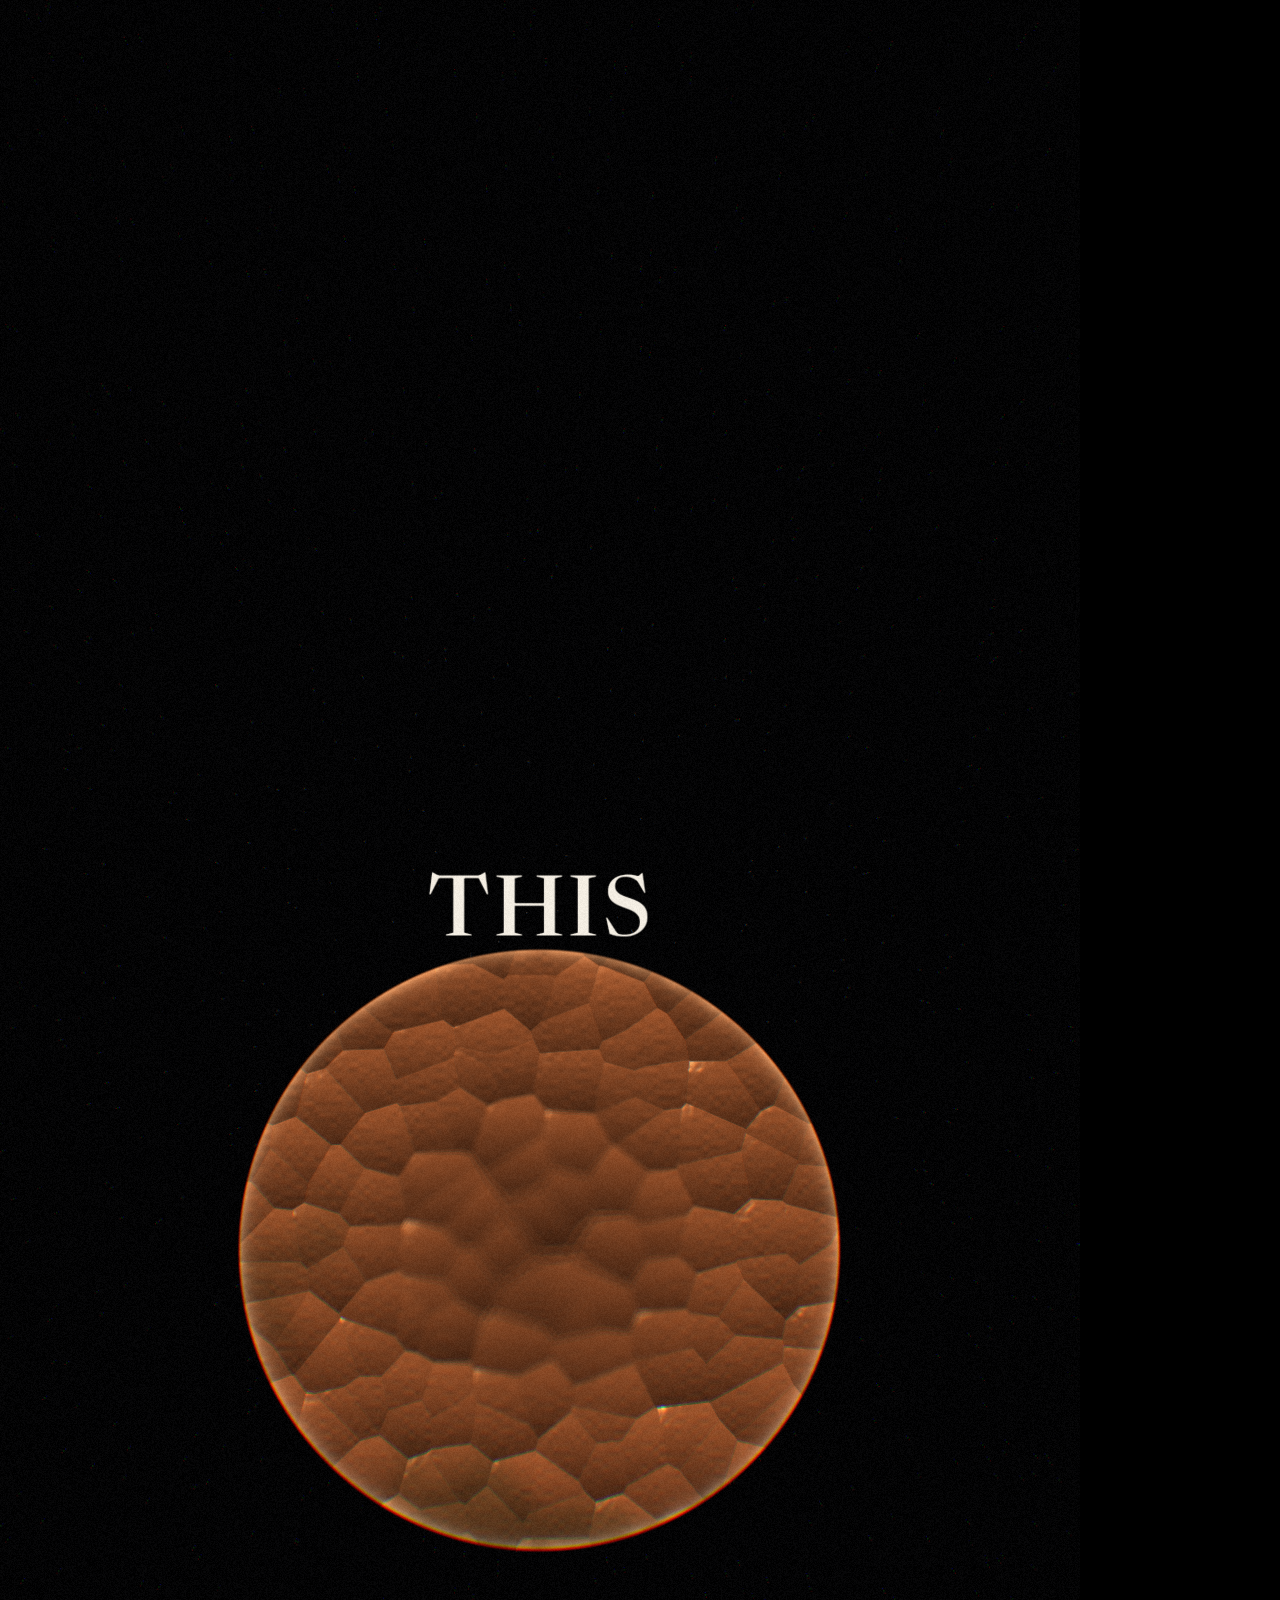
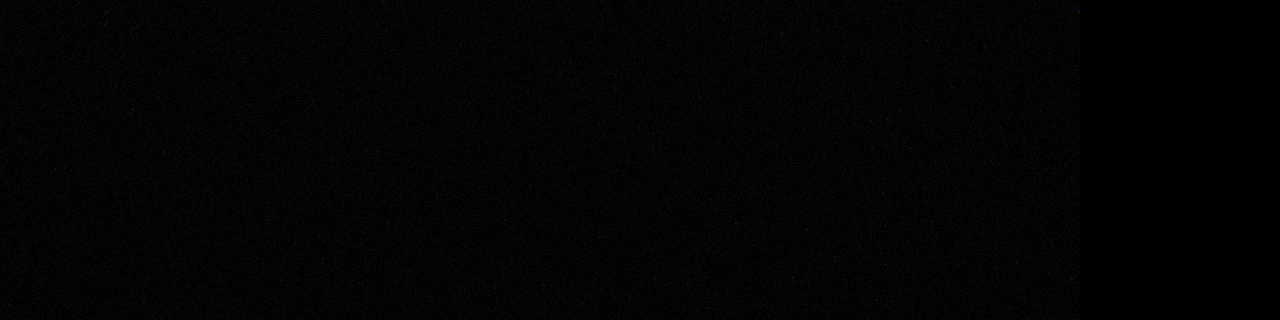
<file: tools/reel/reel.html>
<!doctype html>
<html><head><meta charset="utf-8"><title>SideForge Reel</title>
<style>
  @font-face{font-family:Newsreader;src:url(fonts/newsreader.woff2) format("woff2");font-weight:200 800}
  @font-face{font-family:"JetBrains Mono";src:url(fonts/jetbrains-mono.woff2) format("woff2");font-weight:100 800}
  html,body{margin:0;background:#000;overflow:hidden}
  canvas{display:block}
</style></head>
<body>
<canvas id="gl"></canvas>
<script src="timeline.js"></script>
<script src="shaders.js"></script>
<script src="reel.js"></script>
</body></html>
</file>
<file: assets/css/site.css>
/* SideForge — editorial design system
   Warm paper canvas, near-black ink, one clay accent. Serif for voice, sans for UI, mono for labels. */

:root {
  --canvas: #faf9f7;
  --canvas-2: #f3f1ec;
  --canvas-3: #e9e5dd;
  --ink: #1a1917;
  --ink-2: #4a4641;
  --ink-3: #7c766f;
  --stroke: #e3dfd7;
  --stroke-2: #cfc9bf;
  --brand: #d97757;
  --brand-ink: #b8583a;
  --night: #141311;
  --night-2: #1f1d1a;
  --night-ink: #f0ede8;
  --night-ink-2: #a8a39c;

  --serif: "Newsreader", "Iowan Old Style", Georgia, "Times New Roman", serif;
  --sans: "Inter", system-ui, -apple-system, "Segoe UI", sans-serif;
  --mono: "JetBrains Mono", ui-monospace, Menlo, Consolas, monospace;

  --wrap: 1280px;
  --col: 700px;
  --gutter: clamp(16px, 4vw, 48px);
  --ease: cubic-bezier(.2, .7, .1, 1);
}

@media (prefers-color-scheme: dark) {
  :root:not([data-theme="light"]) {
    --canvas: #161513;
    --canvas-2: #1e1c19;
    --canvas-3: #2a2723;
    --ink: #f0ede8;
    --ink-2: #c4bfb8;
    --ink-3: #8f8982;
    --stroke: #302d29;
    --stroke-2: #45413b;
    --brand-ink: #e8906f;
  }
}
:root[data-theme="dark"] {
  --canvas: #161513;
  --canvas-2: #1e1c19;
  --canvas-3: #2a2723;
  --ink: #f0ede8;
  --ink-2: #c4bfb8;
  --ink-3: #8f8982;
  --stroke: #302d29;
  --stroke-2: #45413b;
  --brand-ink: #e8906f;
}

*, *::before, *::after { box-sizing: border-box; }
html { -webkit-text-size-adjust: 100%; scroll-behavior: smooth; }
body {
  margin: 0;
  background: var(--canvas);
  color: var(--ink);
  font: 400 17px/1.6 var(--sans);
  font-feature-settings: "ss01", "cv11";
  -webkit-font-smoothing: antialiased;
  overflow-x: hidden;
}
img, video, canvas, svg { display: block; max-width: 100%; }
a { color: inherit; text-decoration: none; }
button { font: inherit; color: inherit; background: none; border: 0; padding: 0; cursor: pointer; }
::selection { background: color-mix(in srgb, var(--brand) 28%, transparent); }
:focus-visible { outline: 2px solid var(--brand); outline-offset: 3px; border-radius: 2px; }

.wrap { width: 100%; max-width: var(--wrap); margin: 0 auto; padding: 0 var(--gutter); }
.skip { position: absolute; left: -9999px; top: 8px; background: var(--ink); color: var(--canvas); padding: 8px 14px; z-index: 100; }
.skip:focus { left: 8px; }

/* ---------- type ---------- */
.eyebrow {
  font: 500 12px/1.2 var(--mono);
  letter-spacing: .08em;
  text-transform: uppercase;
  color: var(--ink-3);
}
.display {
  font-family: var(--serif);
  font-weight: 400;
  font-optical-sizing: auto;
  letter-spacing: -0.022em;
  line-height: .98;
  margin: 0;
}
h1, h2, h3 { font-family: var(--serif); font-weight: 400; letter-spacing: -0.015em; margin: 0; }
h2 { font-size: clamp(30px, 3.6vw, 44px); line-height: 1.08; }
h3 { font-size: 24px; line-height: 1.2; }
p { margin: 0 0 1.1em; }
.lede { font: 400 clamp(21px, 2.1vw, 26px)/1.42 var(--serif); letter-spacing: -0.005em; color: var(--ink); }
.muted { color: var(--ink-2); }
.faint { color: var(--ink-3); }

/* ---------- buttons ---------- */
.btn {
  display: inline-flex; align-items: center; gap: 10px;
  height: 44px; padding: 0 20px; border-radius: 999px;
  font: 500 15px/1 var(--sans);
  transition: background .2s, color .2s, transform .2s var(--ease), border-color .2s;
}
.btn svg { width: 14px; height: 14px; transition: transform .25s var(--ease); }
.btn:hover svg { transform: translateX(3px); }
.btn--ink { background: var(--ink); color: var(--canvas); }
.btn--ink:hover { background: color-mix(in srgb, var(--ink) 86%, var(--brand)); }
.btn--line { border: 1px solid var(--stroke-2); }
.btn--line:hover { border-color: var(--ink); }
.btn--light { background: var(--night-ink); color: var(--night); }
.btn--sm { height: 36px; padding: 0 16px; font-size: 14px; }
.link-arrow { display: inline-flex; align-items: center; gap: 8px; font-weight: 500; border-bottom: 1px solid currentColor; padding-bottom: 2px; }
.link-arrow svg { width: 13px; height: 13px; transition: transform .25s var(--ease); }
.link-arrow:hover svg { transform: translate(2px, -2px); }

/* ---------- nav ---------- */
.nav {
  position: sticky; top: 0; z-index: 50;
  background: color-mix(in srgb, var(--canvas) 86%, transparent);
  backdrop-filter: saturate(1.4) blur(14px);
  -webkit-backdrop-filter: saturate(1.4) blur(14px);
  border-bottom: 1px solid transparent;
  transition: border-color .3s;
}
.nav.is-scrolled { border-bottom-color: var(--stroke); }
.nav__in { display: flex; align-items: center; height: 64px; gap: 32px; }
.logo { display: inline-flex; align-items: center; gap: 10px; font: 600 19px/1 var(--sans); letter-spacing: -0.02em; }
.logo svg { width: 30px; height: 16px; color: var(--brand); }
.nav__links { display: flex; gap: 28px; font-size: 15px; color: var(--ink-2); margin-left: 12px; }
.nav__links a { position: relative; padding: 6px 0; transition: color .2s; }
.nav__links a::after { content: ""; position: absolute; left: 0; right: 0; bottom: 0; height: 1px; background: currentColor; transform: scaleX(0); transform-origin: left; transition: transform .3s var(--ease); }
.nav__links a:hover { color: var(--ink); }
.nav__links a:hover::after { transform: scaleX(1); }
.nav__right { margin-left: auto; display: flex; align-items: center; gap: 20px; font-size: 15px; }
.nav__right .login { color: var(--ink-2); }
.nav__right .login:hover { color: var(--ink); }
.nav__burger { display: none; width: 40px; height: 40px; align-items: center; justify-content: center; margin-right: -8px; }
.nav__burger span { display: block; width: 20px; height: 1.5px; background: var(--ink); position: relative; }
.nav__burger span::before, .nav__burger span::after { content: ""; position: absolute; left: 0; width: 20px; height: 1.5px; background: var(--ink); transition: transform .3s var(--ease); }
.nav__burger span::before { top: -6px; } .nav__burger span::after { top: 6px; }
.nav.is-open .nav__burger span { background: transparent; }
.nav.is-open .nav__burger span::before { transform: translateY(6px) rotate(45deg); }
.nav.is-open .nav__burger span::after { transform: translateY(-6px) rotate(-45deg); }
.nav__sheet { display: none; }
@media (max-width: 860px) {
  .nav__links, .nav__right .login { display: none; }
  .nav__burger { display: inline-flex; }
  .nav__sheet { display: block; max-height: 0; overflow: hidden; transition: max-height .45s var(--ease); }
  .nav.is-open .nav__sheet { max-height: 420px; }
  .nav__sheet a { display: block; padding: 14px 0; border-top: 1px solid var(--stroke); font: 400 22px/1.2 var(--serif); }
  .nav__sheet .wrap { padding-bottom: 16px; }
}

/* ---------- reveal ---------- */
.rv { opacity: 0; transform: translateY(18px); transition: opacity .9s var(--ease), transform .9s var(--ease); transition-delay: var(--d, 0s); }
.rv.is-in { opacity: 1; transform: none; }
.no-js .rv { opacity: 1; transform: none; }
@media (prefers-reduced-motion: reduce) {
  .rv { opacity: 1; transform: none; transition: none; }
  html { scroll-behavior: auto; }
}

/* ---------- film player ---------- */
.film {
  margin: 0;
  position: relative;
  width: 100%;
  aspect-ratio: 16 / 9;
  background: #1a1815;
  overflow: hidden;
  isolation: isolate;
  color: #f4efe6;
}
.film > canvas, .film > .film__poster { position: absolute; inset: 0; width: 100%; height: 100%; object-fit: cover; }
.film > canvas { opacity: 0; transition: opacity 1.2s ease; }
.film.is-live > canvas { opacity: 1; }
.film.is-live .film__poster { opacity: 0; transition: opacity 1.2s ease; }
.film__shade { position: absolute; inset: 0; pointer-events: none; background: linear-gradient(to top, rgba(10,9,8,.55), rgba(10,9,8,0) 34%); z-index: 1; }
.film__caption {
  position: absolute; left: clamp(16px, 3vw, 36px); bottom: clamp(64px, 7vw, 92px); z-index: 2;
  max-width: min(520px, 78%);
}
.film__caption .n { font: 500 11px/1 var(--mono); letter-spacing: .12em; text-transform: uppercase; opacity: .72; margin-bottom: 12px; display: block; }
.film__caption .t { font: 400 clamp(22px, 2.6vw, 34px)/1.08 var(--serif); letter-spacing: -0.012em; display: block; }
.film__caption .s { font: 400 clamp(13px, 1.1vw, 15px)/1.5 var(--sans); opacity: .82; margin-top: 10px; display: block; max-width: 440px; }
.film__caption > * { transition: opacity .6s ease, transform .8s var(--ease); }
.film__caption.is-swap > * { opacity: 0; transform: translateY(8px); }

.film__bar {
  position: absolute; left: 0; right: 0; bottom: 0; z-index: 3;
  display: flex; align-items: center; gap: 18px;
  padding: 0 clamp(16px, 3vw, 36px) clamp(16px, 2.2vw, 26px);
}
.film__play {
  flex: none; width: 34px; height: 34px; border-radius: 50%;
  display: inline-flex; align-items: center; justify-content: center;
  background: rgba(244,239,230,.14); backdrop-filter: blur(8px); -webkit-backdrop-filter: blur(8px);
  transition: background .2s;
}
.film__play:hover { background: rgba(244,239,230,.26); }
.film__play svg { width: 12px; height: 12px; }
.film__play .i-play { display: none; }
.film.is-paused .film__play .i-play { display: block; }
.film.is-paused .film__play .i-pause { display: none; }
.film__chapters { flex: 1; display: grid; grid-auto-flow: column; grid-auto-columns: 1fr; gap: 10px; }
.film__ch { text-align: left; padding: 10px 0 0; font: 500 11px/1.2 var(--mono); letter-spacing: .06em; text-transform: uppercase; color: rgba(244,239,230,.62); transition: color .3s; min-width: 0; }
.film__ch:hover, .film__ch.is-on { color: #f4efe6; }
.film__ch i { display: block; height: 2px; background: rgba(244,239,230,.22); position: relative; overflow: hidden; margin-bottom: 9px; }
.film__ch i b { position: absolute; inset: 0; background: #f4efe6; transform-origin: left; transform: scaleX(0); }
.film__ch span { display: block; white-space: nowrap; overflow: hidden; text-overflow: ellipsis; }
.film__meta { flex: none; font: 500 11px/1 var(--mono); letter-spacing: .08em; text-transform: uppercase; color: rgba(244,239,230,.62); }
@media (max-width: 720px) {
  .film { aspect-ratio: 4 / 5; }
  .film__ch span, .film__meta { display: none; }
  .film__caption { bottom: 64px; max-width: 88%; }
}

/* ---------- launch header (model pages) ---------- */
.launch { padding: clamp(40px, 7vw, 96px) 0 clamp(32px, 4vw, 56px); }
.launch__grid { display: grid; grid-template-columns: minmax(0, 1.1fr) minmax(0, .9fr); gap: clamp(32px, 6vw, 96px); align-items: end; }
.launch__title { font-size: clamp(64px, 11vw, 168px); }
.launch__title small { display: block; font-size: .3em; letter-spacing: -0.01em; color: var(--ink-3); margin-top: .35em; line-height: 1.1; }
.launch__date { margin-bottom: 28px; display: flex; gap: 14px; align-items: center; }
.launch__date .dot { width: 6px; height: 6px; border-radius: 50%; background: var(--brand); box-shadow: 0 0 0 0 color-mix(in srgb, var(--brand) 50%, transparent); animation: pulse 2.4s infinite; }
@keyframes pulse { 0% { box-shadow: 0 0 0 0 color-mix(in srgb, var(--brand) 45%, transparent); } 70%, 100% { box-shadow: 0 0 0 10px transparent; } }
.toc { list-style: none; margin: 0; padding: 0; counter-reset: toc; }
.toc li { counter-increment: toc; }
.toc a {
  display: grid; grid-template-columns: 34px auto 1fr; align-items: baseline; gap: 8px;
  padding: 7px 0; font-size: 15px; color: var(--ink-2); transition: color .2s;
}
.toc a::before { content: "[" counter(toc) "]"; font: 500 12px/1 var(--mono); color: var(--ink-3); }
.toc a::after { content: ""; order: 3; border-bottom: 1px dotted var(--stroke-2); transform: translateY(-4px); }
.toc a span { order: 2; }
.toc a:hover { color: var(--ink); }
.toc a:hover::before { color: var(--brand); }
@media (max-width: 860px) { .launch__grid { grid-template-columns: 1fr; } }

.film-wrap { padding-bottom: 12px; }
.film-note { display: flex; justify-content: space-between; gap: 16px; padding-top: 12px; font: 500 11px/1.4 var(--mono); letter-spacing: .06em; text-transform: uppercase; color: var(--ink-3); }

/* ---------- article ---------- */
.article { display: grid; grid-template-columns: 220px minmax(0, var(--col)) 1fr; gap: clamp(24px, 5vw, 72px); padding-top: clamp(48px, 7vw, 104px); }
.article__side { position: relative; }
.article__side nav { position: sticky; top: 96px; }
.article__side a { display: block; padding: 5px 0 5px 14px; font-size: 14px; color: var(--ink-3); border-left: 1px solid var(--stroke); transition: color .2s, border-color .2s; }
.article__side a.is-on, .article__side a:hover { color: var(--ink); border-left-color: var(--ink); }
.article__body > section { scroll-margin-top: 90px; }
.article__body > section + section { margin-top: clamp(64px, 8vw, 112px); }
.article__body h2 { margin-bottom: 28px; }
.article__body p { color: var(--ink-2); }
.article__body strong { color: var(--ink); font-weight: 600; }
@media (max-width: 1080px) { .article { grid-template-columns: minmax(0, 1fr); } .article__side { display: none; } .article__body { max-width: var(--col); } }

.pull { font: 400 clamp(26px, 2.8vw, 36px)/1.25 var(--serif); letter-spacing: -0.012em; color: var(--ink); margin: 40px 0; padding-left: 24px; border-left: 2px solid var(--brand); }

.specs { display: grid; grid-template-columns: repeat(2, minmax(0, 1fr)); border-top: 1px solid var(--ink); margin: 8px 0 12px; }
.specs div { padding: 16px 16px 18px 0; border-bottom: 1px solid var(--stroke); }
.specs dt { font: 500 11px/1 var(--mono); letter-spacing: .1em; text-transform: uppercase; color: var(--ink-3); margin-bottom: 10px; }
.specs dd { margin: 0; font: 400 20px/1.3 var(--serif); }
.specs dd .live { display: inline-flex; align-items: center; gap: 8px; }
.specs dd .live::before { content: ""; width: 7px; height: 7px; border-radius: 50%; background: var(--brand); }
.fine { font-size: 13px; color: var(--ink-3); }

/* numbered capabilities */
.caps { list-style: none; margin: 0; padding: 0; border-top: 1px solid var(--stroke); }
.cap { display: grid; grid-template-columns: 56px minmax(0, 1fr) 132px; gap: 20px; padding: 28px 0 30px; border-bottom: 1px solid var(--stroke); align-items: start; }
.cap__n { font: 500 13px/1.9 var(--mono); color: var(--ink-3); }
.cap h3 { margin-bottom: 10px; }
.cap p { margin: 0; }
.cap__fig { width: 132px; height: 88px; color: var(--ink); }
.cap__fig .acc { color: var(--brand); stroke: var(--brand); }
.cap__fig [data-draw] { stroke-dasharray: var(--len); stroke-dashoffset: var(--len); transition: stroke-dashoffset 1.8s var(--ease); transition-delay: var(--dd, .1s); }
.cap.is-in .cap__fig [data-draw] { stroke-dashoffset: 0; }
@media (max-width: 640px) { .cap { grid-template-columns: 40px minmax(0, 1fr); } .cap__fig { display: none; } }

.surfaces { list-style: none; margin: 0; padding: 0; border-top: 1px solid var(--stroke); }
.surfaces a { display: flex; justify-content: space-between; align-items: center; padding: 16px 0; border-bottom: 1px solid var(--stroke); font: 400 22px/1.2 var(--serif); transition: padding .3s var(--ease), color .2s; }
.surfaces a small { font: 400 14px/1.3 var(--sans); color: var(--ink-3); margin-left: 16px; flex: 1; }
.surfaces a svg { width: 14px; height: 14px; color: var(--ink-3); transition: transform .3s var(--ease), color .2s; }
.surfaces a:hover { padding-left: 8px; }
.surfaces a:hover svg { transform: translate(2px, -2px); color: var(--brand); }

/* roadmap */
.road { position: relative; display: grid; grid-template-columns: repeat(3, minmax(0, 1fr)); gap: 24px; padding-top: 34px; margin-top: 12px; }
.road::before { content: ""; position: absolute; left: 0; right: 0; top: 7px; height: 1px; background: var(--stroke-2); }
.road__line { position: absolute; left: 0; top: 7px; height: 1px; background: var(--ink); width: var(--prog, 0%); transition: width 2s var(--ease); }
.road li { list-style: none; position: relative; }
.road li::before { content: ""; position: absolute; top: -34px; left: 0; width: 15px; height: 15px; border-radius: 50%; background: var(--canvas); border: 1px solid var(--stroke-2); }
.road li.is-done::before { background: var(--ink); border-color: var(--ink); }
.road li.is-here::before { background: var(--brand); border-color: var(--brand); box-shadow: 0 0 0 5px color-mix(in srgb, var(--brand) 18%, transparent); }
.road .when { font: 500 11px/1 var(--mono); letter-spacing: .1em; text-transform: uppercase; color: var(--ink-3); display: block; margin-bottom: 10px; }
.road h3 { font-size: 22px; margin-bottom: 6px; }
.road p { font-size: 15px; margin: 0; }
.road ol { margin: 0; padding: 0; display: contents; }
@media (max-width: 640px) {
  .road { grid-template-columns: 1fr; padding-top: 0; padding-left: 32px; }
  .road::before { left: 7px; right: auto; top: 0; bottom: 0; width: 1px; height: auto; }
  .road__line { display: none; }
  .road li::before { top: 2px; left: -32px; }
}

/* faq */
.faq { border-top: 1px solid var(--stroke); }
.faq details { border-bottom: 1px solid var(--stroke); }
.faq summary { list-style: none; cursor: pointer; display: flex; justify-content: space-between; align-items: center; gap: 24px; padding: 22px 0; font: 400 21px/1.3 var(--serif); }
.faq summary::-webkit-details-marker { display: none; }
.faq summary i { flex: none; width: 14px; height: 14px; position: relative; }
.faq summary i::before, .faq summary i::after { content: ""; position: absolute; left: 0; top: 6.5px; width: 14px; height: 1.2px; background: var(--ink); transition: transform .35s var(--ease); }
.faq summary i::after { transform: rotate(90deg); }
.faq details[open] summary i::after { transform: rotate(0); }
.faq .a { overflow: hidden; }
.faq .a p { padding: 0 48px 24px 0; margin: 0; color: var(--ink-2); }

/* read next */
.next { display: grid; grid-template-columns: repeat(2, minmax(0, 1fr)); gap: 20px; }
.next a { position: relative; display: flex; flex-direction: column; justify-content: flex-end; min-height: 320px; padding: 28px; overflow: hidden; color: #f4efe6; background: #1c1a17; isolation: isolate; }
.next a img { position: absolute; inset: 0; width: 100%; height: 100%; object-fit: cover; z-index: -2; transition: transform 1.4s var(--ease); }
.next a::before { content: ""; position: absolute; inset: 0; z-index: -1; background: linear-gradient(to top, rgba(12,11,10,.78), rgba(12,11,10,.05) 70%); }
.next a:hover img { transform: scale(1.04); }
.next .eyebrow { color: rgba(244,239,230,.7); margin-bottom: 12px; }
.next h3 { font-size: 34px; margin-bottom: 8px; }
.next p { color: rgba(244,239,230,.82); max-width: 420px; margin-bottom: 18px; font-size: 16px; }
.next .link-arrow { align-self: flex-start; font-size: 15px; }
.next a.next--paper { background: var(--canvas-2); color: var(--ink); }
.next a.next--paper::before { display: none; }
.next a.next--paper .eyebrow { color: var(--ink-3); }
.next a.next--paper p { color: var(--ink-2); }
@media (max-width: 760px) { .next { grid-template-columns: 1fr; } }

.band { padding: clamp(72px, 9vw, 128px) 0; }
.band--rule { border-top: 1px solid var(--stroke); }
.sec-head { display: flex; justify-content: space-between; align-items: end; gap: 32px; margin-bottom: clamp(32px, 4vw, 56px); }
.sec-head p { max-width: 460px; margin: 0; color: var(--ink-2); }
@media (max-width: 760px) { .sec-head { flex-direction: column; align-items: flex-start; } }

/* ---------- footer ---------- */
.foot { margin-top: clamp(80px, 10vw, 140px); border-top: 1px solid var(--stroke); padding: 56px 0 32px; font-size: 14px; }
.foot__grid { display: grid; grid-template-columns: 1.4fr repeat(5, 1fr); gap: 32px; }
.foot__brand p { color: var(--ink-3); max-width: 260px; margin-top: 16px; }
.foot h4 { font: 500 11px/1 var(--mono); letter-spacing: .1em; text-transform: uppercase; color: var(--ink-3); margin: 4px 0 16px; }
.foot ul { list-style: none; margin: 0; padding: 0; }
.foot li { margin-bottom: 9px; }
.foot li a { color: var(--ink-2); transition: color .2s; }
.foot li a:hover { color: var(--ink); }
.foot__base { display: flex; justify-content: space-between; align-items: center; gap: 16px; margin-top: 56px; padding-top: 24px; border-top: 1px solid var(--stroke); color: var(--ink-3); font-size: 13px; flex-wrap: wrap; }
.status { display: inline-flex; align-items: center; gap: 8px; }
.status::before { content: ""; width: 7px; height: 7px; border-radius: 50%; background: #3fa96b; }
.foot__base .theme { display: inline-flex; gap: 2px; border: 1px solid var(--stroke); border-radius: 999px; padding: 2px; }
.foot__base .theme button { padding: 4px 10px; border-radius: 999px; font-size: 12px; color: var(--ink-3); }
.foot__base .theme button[aria-pressed="true"] { background: var(--canvas-3); color: var(--ink); }
@media (max-width: 960px) { .foot__grid { grid-template-columns: repeat(2, 1fr); } .foot__brand { grid-column: 1 / -1; } }

/* ---------- home ---------- */
.hero { padding: clamp(16px, 2.4vw, 32px) 0 0; }
.hero-h { font-size: clamp(44px, 6.6vw, 108px); margin: clamp(20px, 3vw, 44px) 0 clamp(28px, 3.4vw, 48px); max-width: 14ch; }
.hero-w { display: inline-block; color: var(--ink); transition: opacity .28s ease, transform .5s var(--ease), filter .4s ease; }
.hero-w.is-swap { opacity: 0; transform: translateY(12px); filter: blur(6px); }
.hero .film__bar { padding-bottom: 18px; }
.film--hero .film__ch span, .film--hero .film__meta { display: none; }
.film--hero .film__chapters { max-width: 240px; margin-left: auto; }
.hero-words {
  position: absolute; left: 0; right: 0; top: 50%; transform: translateY(-50%); z-index: 2; text-align: center;
  padding: 0 var(--gutter); pointer-events: none; color: #f6f1e7; transition: color .6s ease;
  text-shadow: 0 2px 30px rgba(0,0,0,.35);
}
.hero-words[data-tone="dark"] { color: #1a1917; text-shadow: 0 2px 30px rgba(255,250,240,.6); }
.hero-words .pre { display: block; font: 400 clamp(18px, 2vw, 28px)/1.2 var(--serif); font-style: italic; opacity: .82; margin-bottom: .2em; }
.hero-words .w { display: inline-block; font: 400 clamp(44px, 7.4vw, 116px)/1 var(--serif); letter-spacing: -0.03em; transition: opacity .45s ease, transform .9s var(--ease), filter .6s ease; }
.hero-words.is-swap .w { opacity: 0; transform: translateY(14px); filter: blur(6px); }
.sr-only { position: absolute; width: 1px; height: 1px; overflow: hidden; clip: rect(0 0 0 0); white-space: nowrap; }
@media (max-width: 720px) {
}

.intro { display: grid; grid-template-columns: minmax(0, 1.25fr) minmax(0, .75fr); gap: clamp(32px, 6vw, 96px); padding: clamp(40px, 6vw, 80px) 0 0; align-items: start; }
.intro .lede { margin-bottom: 28px; }
.intro__cta { display: flex; flex-wrap: wrap; gap: 12px; align-items: center; }
.intro .fine { margin-top: 16px; }
.news { display: block; border-top: 1px solid var(--ink); padding-top: 18px; }
.news .eyebrow { display: flex; gap: 10px; align-items: center; margin-bottom: 14px; }
.news .eyebrow b { font-weight: 500; color: var(--brand-ink); }
.news h3 { font-size: 28px; margin-bottom: 8px; }
.news p { color: var(--ink-2); font-size: 15px; margin-bottom: 14px; }
.news img { width: 100%; aspect-ratio: 16 / 9; object-fit: cover; margin-bottom: 16px; }
.news:hover h3 { text-decoration: underline; text-decoration-thickness: 1px; text-underline-offset: 4px; }
@media (max-width: 860px) { .intro { grid-template-columns: 1fr; } }

.dark { background: var(--night); color: var(--night-ink); }
.dark .eyebrow { color: var(--night-ink-2); }
.dark .muted, .dark p { color: var(--night-ink-2); }
.ai { display: grid; grid-template-columns: minmax(0, 1fr) minmax(0, 1fr); gap: clamp(32px, 6vw, 96px); align-items: start; }
.ai h2 { font-size: clamp(40px, 5vw, 68px); line-height: 1.02; margin: 18px 0 24px; color: var(--night-ink); }
.ai__list { list-style: none; margin: 0; padding: 0; border-top: 1px solid #34312c; }
.ai__list a { display: grid; grid-template-columns: 120px 1fr 16px; gap: 16px; align-items: baseline; padding: 20px 0; border-bottom: 1px solid #34312c; transition: padding .3s var(--ease); }
.ai__list a:hover { padding-left: 8px; }
.ai__list b { font: 400 24px/1.1 var(--serif); color: var(--night-ink); }
.ai__list span { font-size: 15px; color: var(--night-ink-2); }
.ai__list svg { width: 14px; height: 14px; color: var(--night-ink-2); transition: transform .3s var(--ease), color .2s; }
.ai__list a:hover svg { transform: translate(2px, -2px); color: var(--brand); }
@media (max-width: 860px) { .ai { grid-template-columns: 1fr; } .ai__list a { grid-template-columns: 96px 1fr 16px; } }

.models { display: grid; grid-template-columns: repeat(3, minmax(0, 1fr)); gap: 20px; }
.model { display: flex; flex-direction: column; }
.model__img { position: relative; aspect-ratio: 4 / 3; overflow: hidden; background: var(--canvas-3); margin-bottom: 18px; }
.model__img img { width: 100%; height: 100%; object-fit: cover; transition: transform 1.4s var(--ease); }
.model:hover .model__img img { transform: scale(1.045); }
.model__img .tag { position: absolute; left: 12px; top: 12px; font: 500 10px/1 var(--mono); letter-spacing: .1em; text-transform: uppercase; padding: 6px 8px; background: rgba(250,249,247,.9); color: #1a1917; }
.model__img .tag.is-live::before { content: ""; display: inline-block; width: 6px; height: 6px; border-radius: 50%; background: #3fa96b; margin-right: 6px; vertical-align: 1px; }
.model h3 { font-size: 30px; margin-bottom: 8px; }
.model p { color: var(--ink-2); font-size: 15px; margin-bottom: 16px; }
.model .link-arrow { margin-top: auto; align-self: flex-start; font-size: 14px; }
@media (max-width: 860px) { .models { grid-template-columns: 1fr; } }

.feature { background: var(--canvas-2); }
.feature .wrap { display: grid; grid-template-columns: minmax(0, .8fr) minmax(0, 1.2fr); gap: clamp(32px, 5vw, 80px); align-items: center; padding-top: clamp(64px, 8vw, 112px); padding-bottom: clamp(64px, 8vw, 112px); }
.feature__img { width: 100%; aspect-ratio: 16 / 10; object-fit: cover; border-radius: 6px; }
.feature h2 { font-size: clamp(48px, 6vw, 88px); line-height: 1; margin: 16px 0 20px; }
.feature p { color: var(--ink-2); }
.chips { display: flex; flex-wrap: wrap; gap: 8px; margin: 22px 0 28px; }
.chips span { font: 500 10px/1 var(--mono); letter-spacing: .1em; text-transform: uppercase; padding: 8px 10px; border: 1px solid var(--stroke-2); color: var(--ink-2); }
@media (max-width: 860px) { .feature .wrap { grid-template-columns: 1fr; } }

.tools { display: grid; grid-template-columns: repeat(4, minmax(0, 1fr)); border-top: 1px solid var(--ink); }
.tool { display: flex; flex-direction: column; padding: 24px 24px 28px 0; border-bottom: 1px solid var(--stroke); }
.tool + .tool { padding-left: 24px; border-left: 1px solid var(--stroke); }
.tool > svg { width: 56px; height: 56px; margin-bottom: 36px; color: var(--ink); }
.tool > svg .acc { stroke: var(--brand); }
.tool [data-draw] { stroke-dasharray: var(--len); stroke-dashoffset: var(--len); transition: stroke-dashoffset 1.6s var(--ease); transition-delay: var(--dd, 0s); }
.tool.is-in [data-draw] { stroke-dashoffset: 0; }
.tool .eyebrow { margin-bottom: 10px; }
.tool h3 { font-size: 26px; margin-bottom: 10px; }
.tool p { font-size: 15px; color: var(--ink-2); margin-bottom: 20px; }
.tool .link-arrow { margin-top: auto; align-self: flex-start; font-size: 14px; }
.more { display: flex; flex-wrap: wrap; gap: 8px 28px; padding-top: 22px; font-size: 15px; color: var(--ink-2); }
.more a:hover { color: var(--ink); }
.more span { color: var(--ink-3); font: 500 11px/1.9 var(--mono); letter-spacing: .1em; text-transform: uppercase; }
@media (max-width: 960px) { .tools { grid-template-columns: repeat(2, minmax(0, 1fr)); } .tool:nth-child(3) { padding-left: 0; border-left: 0; } }
@media (max-width: 560px) { .tools { grid-template-columns: 1fr; } .tool + .tool { padding-left: 0; border-left: 0; } }

.statement { font: 400 clamp(30px, 4.2vw, 60px)/1.14 var(--serif); letter-spacing: -0.02em; max-width: 1080px; margin: 0; }
.statement .wd { opacity: var(--o, .14); transition: opacity .25s linear; }
@media (prefers-reduced-motion: reduce) { .statement .wd { opacity: 1; } }

.quick { display: grid; grid-template-columns: repeat(3, minmax(0, 1fr)); border-top: 1px solid var(--stroke); }
.quick a { display: flex; justify-content: space-between; align-items: center; padding: 22px 0; border-bottom: 1px solid var(--stroke); font: 400 22px/1.2 var(--serif); transition: color .2s, padding .3s var(--ease); }
.quick a:nth-child(3n+2), .quick a:nth-child(3n+3) { padding-left: 24px; border-left: 1px solid var(--stroke); }
.quick a small { display: block; font: 500 11px/1 var(--mono); letter-spacing: .1em; text-transform: uppercase; color: var(--ink-3); margin-bottom: 8px; }
.quick svg { width: 14px; height: 14px; margin-right: 16px; color: var(--ink-3); transition: transform .3s var(--ease), color .2s; }
.quick a:hover svg { transform: translate(2px, -2px); color: var(--brand); }
@media (max-width: 760px) { .quick { grid-template-columns: 1fr; } .quick a:nth-child(n) { padding-left: 0; border-left: 0; } }

.faq-grid { display: grid; grid-template-columns: minmax(0, .8fr) minmax(0, 1.2fr); gap: clamp(32px, 6vw, 96px); }
@media (max-width: 860px) { .faq-grid { grid-template-columns: 1fr; } }

/* ---------- product films (HTML stage) ---------- */
.film--ui { aspect-ratio: auto; background: none; color: var(--ink); overflow: visible; }
.film--ui .film__screen { position: relative; width: 100%; aspect-ratio: 16 / 9; overflow: hidden; background: #cfd9e5; border-radius: 6px; }
.film--ui .film__poster { position: absolute; inset: 0; width: 100%; height: 100%; object-fit: cover; transition: opacity .8s ease; }
.film--ui.is-live .film__poster { opacity: 0; }
.film--ui .film__bar { position: static; padding: 14px 0 0; gap: 16px; }
.film--ui .film__play { background: var(--canvas-3); color: var(--ink); backdrop-filter: none; }
.film--ui .film__play:hover { background: var(--stroke-2); }
.film--ui .film__ch { color: var(--ink-3); }
.film--ui .film__ch:hover, .film--ui .film__ch.is-on { color: var(--ink); }
.film--ui .film__ch i { background: var(--stroke); }
.film--ui .film__ch i b { background: var(--ink); }
.film--ui .film__meta { color: var(--ink-3); }
.film--ui .film__caption { position: static; max-width: 640px; padding-top: 18px; color: var(--ink); }
.film--ui .film__caption .n { display: none; }
.film--ui .film__caption .t { font-size: clamp(22px, 2.2vw, 28px); }
.film--ui .film__caption .s { color: var(--ink-2); opacity: 1; font-size: 16px; }
@media (max-width: 720px) {
  .film--ui { aspect-ratio: auto; }
  .film--ui .film__screen { aspect-ratio: 4 / 5; }
  .film--ui .film__caption { max-width: none; }
}

.sc-back { position: absolute; inset: 0; }
.sc-stage { position: absolute; left: 0; top: 0; transform-origin: 0 0; overflow: hidden; font-family: var(--sans); color: #1d1c1a; -webkit-font-smoothing: antialiased; }
.sc-scene { position: absolute; inset: 0; overflow: hidden; }
.sc-world { position: absolute; left: 0; top: 0; width: 1600px; height: 900px; transform-origin: 0 0; }
.sc-halftone, .sc-waves { position: absolute; left: 0; top: 0; pointer-events: none; }
.sc-waves { width: 1600px; height: 900px; }
.sc-abs { position: absolute; }
.sc-card { position: absolute; background: #fff; border-radius: 22px; box-shadow: 0 1px 0 rgba(20,20,40,.04), 0 30px 70px -20px rgba(30,34,60,.28), 0 8px 20px -10px rgba(30,34,60,.12); overflow: hidden; }
.sc-card--cream { background: #faf8f3; }
.sc-bar { height: 58px; display: flex; align-items: center; gap: 12px; padding: 0 24px; border-bottom: 1px solid #ecebe6; font-size: 20px; font-weight: 500; color: #4a4742; }
.sc-bar .dots { display: flex; gap: 8px; margin-right: 8px; }
.sc-bar .dots i { width: 13px; height: 13px; border-radius: 50%; background: #e2dfd8; }
.sc-bar .sp { flex: 1; }
.sc-tag { display: inline-flex; align-items: center; gap: 8px; padding: 6px 12px; border-radius: 8px; font-size: 17px; font-weight: 500; background: #f2f0ea; color: #4a4742; white-space: nowrap; }
.sc-tag--clay { background: #f8e4db; color: #a4492c; }
.sc-tag--green { background: #e1efe6; color: #2f7a4d; }
.sc-tag--amber { background: #fbefd6; color: #946214; }
.sc-tag--blue { background: #e3ebf7; color: #36598f; }
.sc-mark { width: 38px; height: 20px; color: #d97757; flex: none; }
.sc-pill { position: absolute; display: flex; align-items: center; gap: 14px; padding: 16px 26px 16px 20px; background: #fff; border-radius: 16px; box-shadow: 0 24px 50px -18px rgba(30,34,60,.35), 0 2px 6px rgba(30,34,60,.08); font: 400 30px/1.1 var(--sans); white-space: nowrap; }
.sc-pill__tx { background: linear-gradient(100deg, #2a2825 0%, #2a2825 42%, #c7c1b8 50%, #2a2825 58%, #2a2825 100%); background-size: 300% 100%; -webkit-background-clip: text; background-clip: text; color: transparent; }
.sc-cursor { position: absolute; left: 0; top: 0; width: 34px; height: 34px; z-index: 20; transform-origin: 6px 4px; filter: drop-shadow(0 2px 3px rgba(0,0,0,.25)); }
.sc-cursor svg { width: 100%; height: 100%; }
.sc-bubble { position: absolute; padding: 26px 34px; border-radius: 30px; background: #c86446; color: #fff; font: 400 34px/1.3 var(--sans); box-shadow: 0 30px 60px -24px rgba(120,50,30,.45); }
.sc-row { display: flex; align-items: center; gap: 16px; padding: 16px 26px; font-size: 22px; color: #2d2b28; border-bottom: 1px solid #f0eee9; }
.sc-row:last-child { border-bottom: 0; }
.sc-row small { color: #8a857d; font-size: 18px; margin-left: auto; font-family: var(--mono); }
.sc-ico { width: 34px; height: 34px; border-radius: 9px; display: grid; place-items: center; flex: none; font-size: 18px; font-weight: 600; color: #fff; }
.sc-check { width: 28px; height: 28px; border-radius: 50%; border: 2px solid #d9d5ce; display: grid; place-items: center; flex: none; }
.sc-check.on { background: #2f7a4d; border-color: #2f7a4d; }
.sc-check.on::after { content: ""; width: 12px; height: 7px; border-left: 3px solid #fff; border-bottom: 3px solid #fff; transform: translateY(-2px) rotate(-45deg); }
.sc-spin { width: 24px; height: 24px; border-radius: 50%; border: 3px solid #eadfd8; border-top-color: #d97757; flex: none; }
.sc-serif { font-family: var(--serif); }
.sc-mono { font-family: var(--mono); }
.sc-meter { height: 10px; border-radius: 6px; background: #efece6; overflow: hidden; }
.sc-meter b { display: block; height: 100%; background: #d97757; border-radius: 6px; transform-origin: left; }
.sc-hl { border-radius: 4px; padding: 0 2px; }

/* ---------- launch hero (film) ---------- */
.lh { position: relative; height: calc(100svh - 64px); min-height: 560px; max-height: 1100px; background: #050505; color: #f6f1e7; overflow: hidden; isolation: isolate; }
.lh__video { position: absolute; inset: 0; width: 100%; height: 100%; object-fit: cover; display: block; background: #050505; }
.lh__shade { position: absolute; inset: 0; pointer-events: none; background: radial-gradient(ellipse 60% 45% at 50% 46%, rgba(10,9,8,.3), rgba(10,9,8,0) 70%); opacity: 0; transition: opacity 1.2s ease; }
.lh__set { position: absolute; left: 0; right: 0; top: 50%; transform: translateY(calc(-50% + 14px)); display: flex; flex-direction: column; align-items: center; text-align: center; padding: 0 var(--gutter); opacity: 0; pointer-events: none; text-shadow: 0 1px 18px rgba(10,9,8,.35); transition: opacity 1.1s ease, transform 1.4s var(--ease); }
.lh.is-set .lh__set { opacity: 1; transform: translateY(-50%); pointer-events: auto; }
.lh.is-set .lh__shade { opacity: 1; }
.lh__date { font: 500 12px/1 var(--sans); letter-spacing: .14em; text-transform: uppercase; margin-bottom: 22px; }
.lh__title { font: 400 clamp(52px, 8.2vw, 132px)/.98 var(--serif); letter-spacing: -0.025em; margin: 0; filter: url(#lh-ink); }
.lh__title .w { display: inline-block; transition: opacity .3s ease, filter .4s ease; }
.lh__title .w.is-swap { opacity: 0; filter: blur(6px); }
.lh__toc { list-style: none; margin: clamp(32px, 5vh, 56px) 0 0; padding: 0; width: min(420px, 90vw); font: 400 15px/26px var(--serif); counter-reset: lh; }
.lh__toc li { counter-increment: lh; }
.lh__toc a { display: flex; align-items: baseline; gap: 6px; }
.lh__toc a::before { content: "[" counter(lh) "]"; font-size: 13px; flex: none; }
.lh__toc a i { flex: 1; overflow: hidden; white-space: nowrap; opacity: .75; font-style: normal; }
.lh__toc a i::before { content: "................................................................................................................................................................"; }
.lh__toc a span { flex: none; }
.lh__toc a:hover span { text-decoration: underline; text-underline-offset: 5px; text-decoration-thickness: 1px; }
.lh__cta { margin-top: clamp(28px, 4vh, 44px); display: flex; gap: 12px; }
.lh__foot { position: absolute; left: 0; right: 0; bottom: 18px; display: flex; justify-content: space-between; padding: 0 clamp(24px, 3vw, 44px); font: 500 11px/1 var(--mono); letter-spacing: .08em; text-transform: uppercase; opacity: .8; }
.lh__foot a:hover { text-decoration: underline; }
@media (max-width: 720px) { .lh__toc { font-size: 14px; } .lh__foot span:first-child { display: none; } }
</file>
